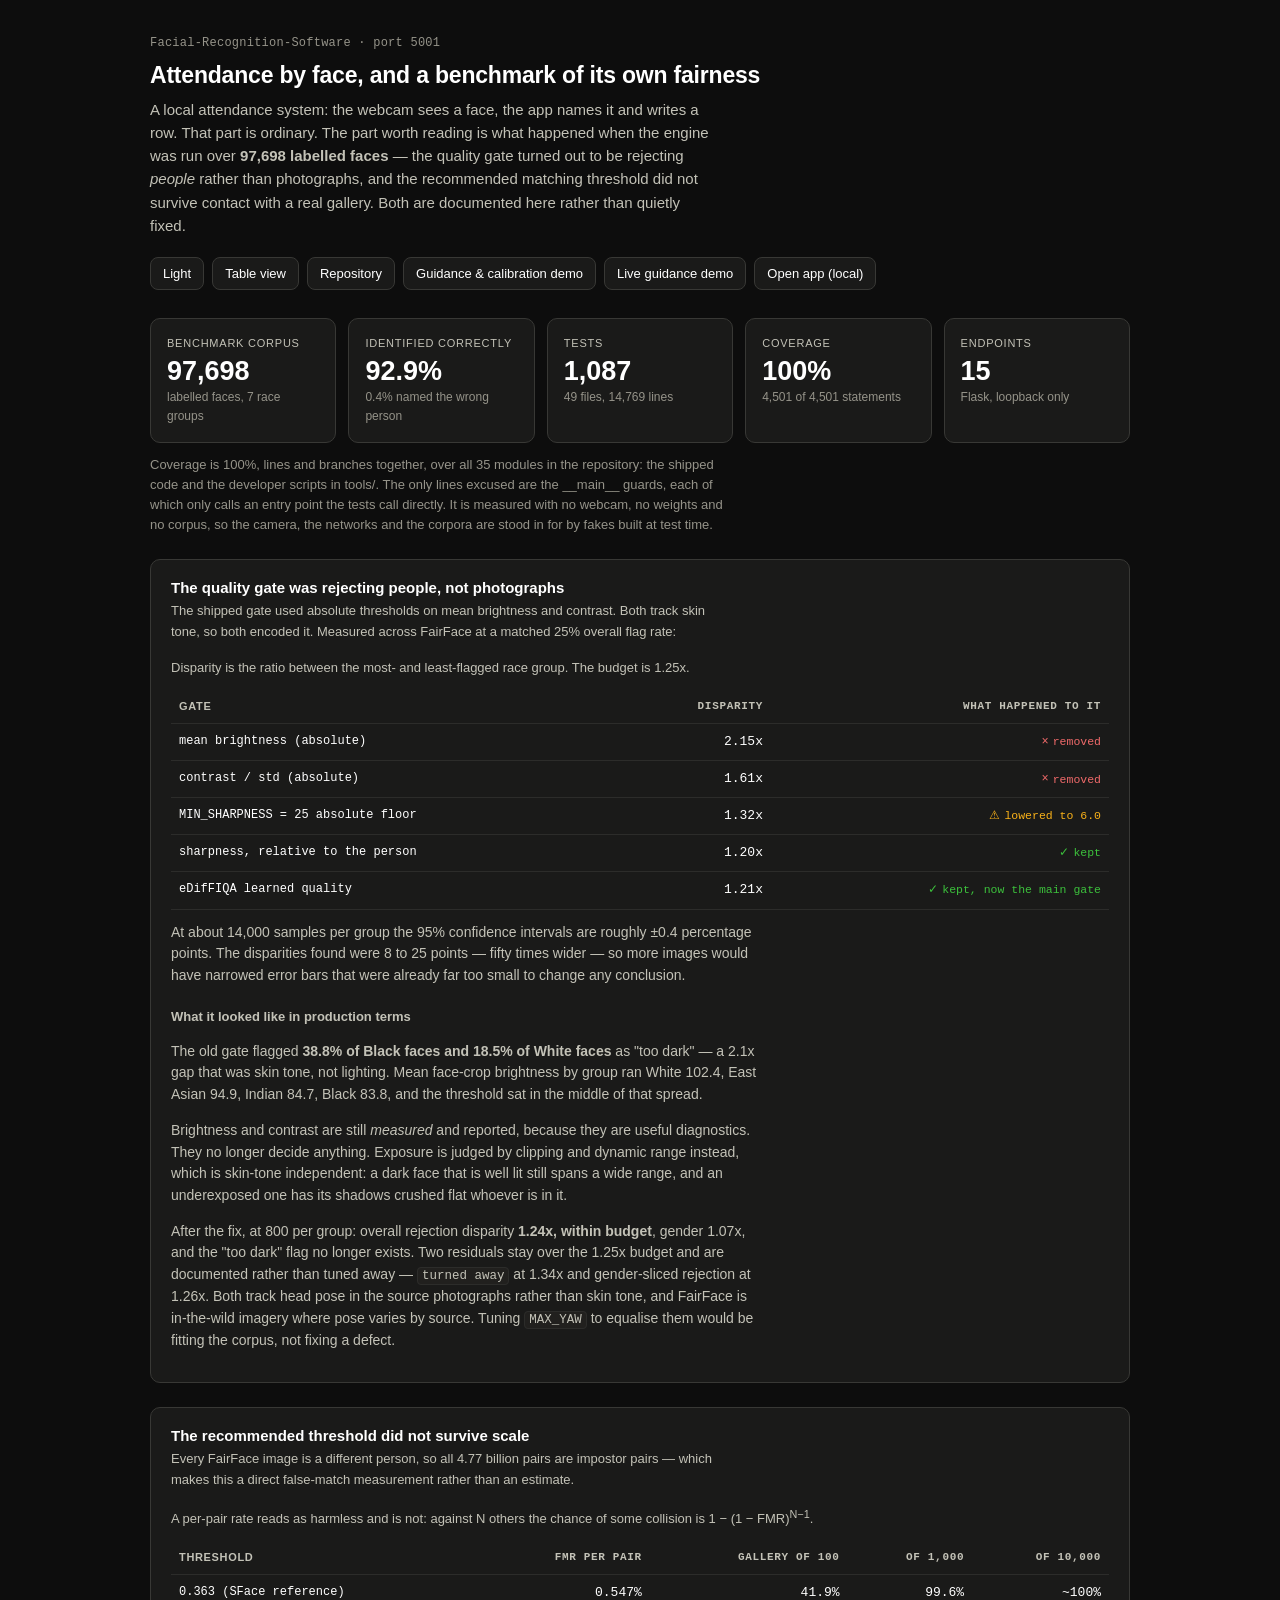
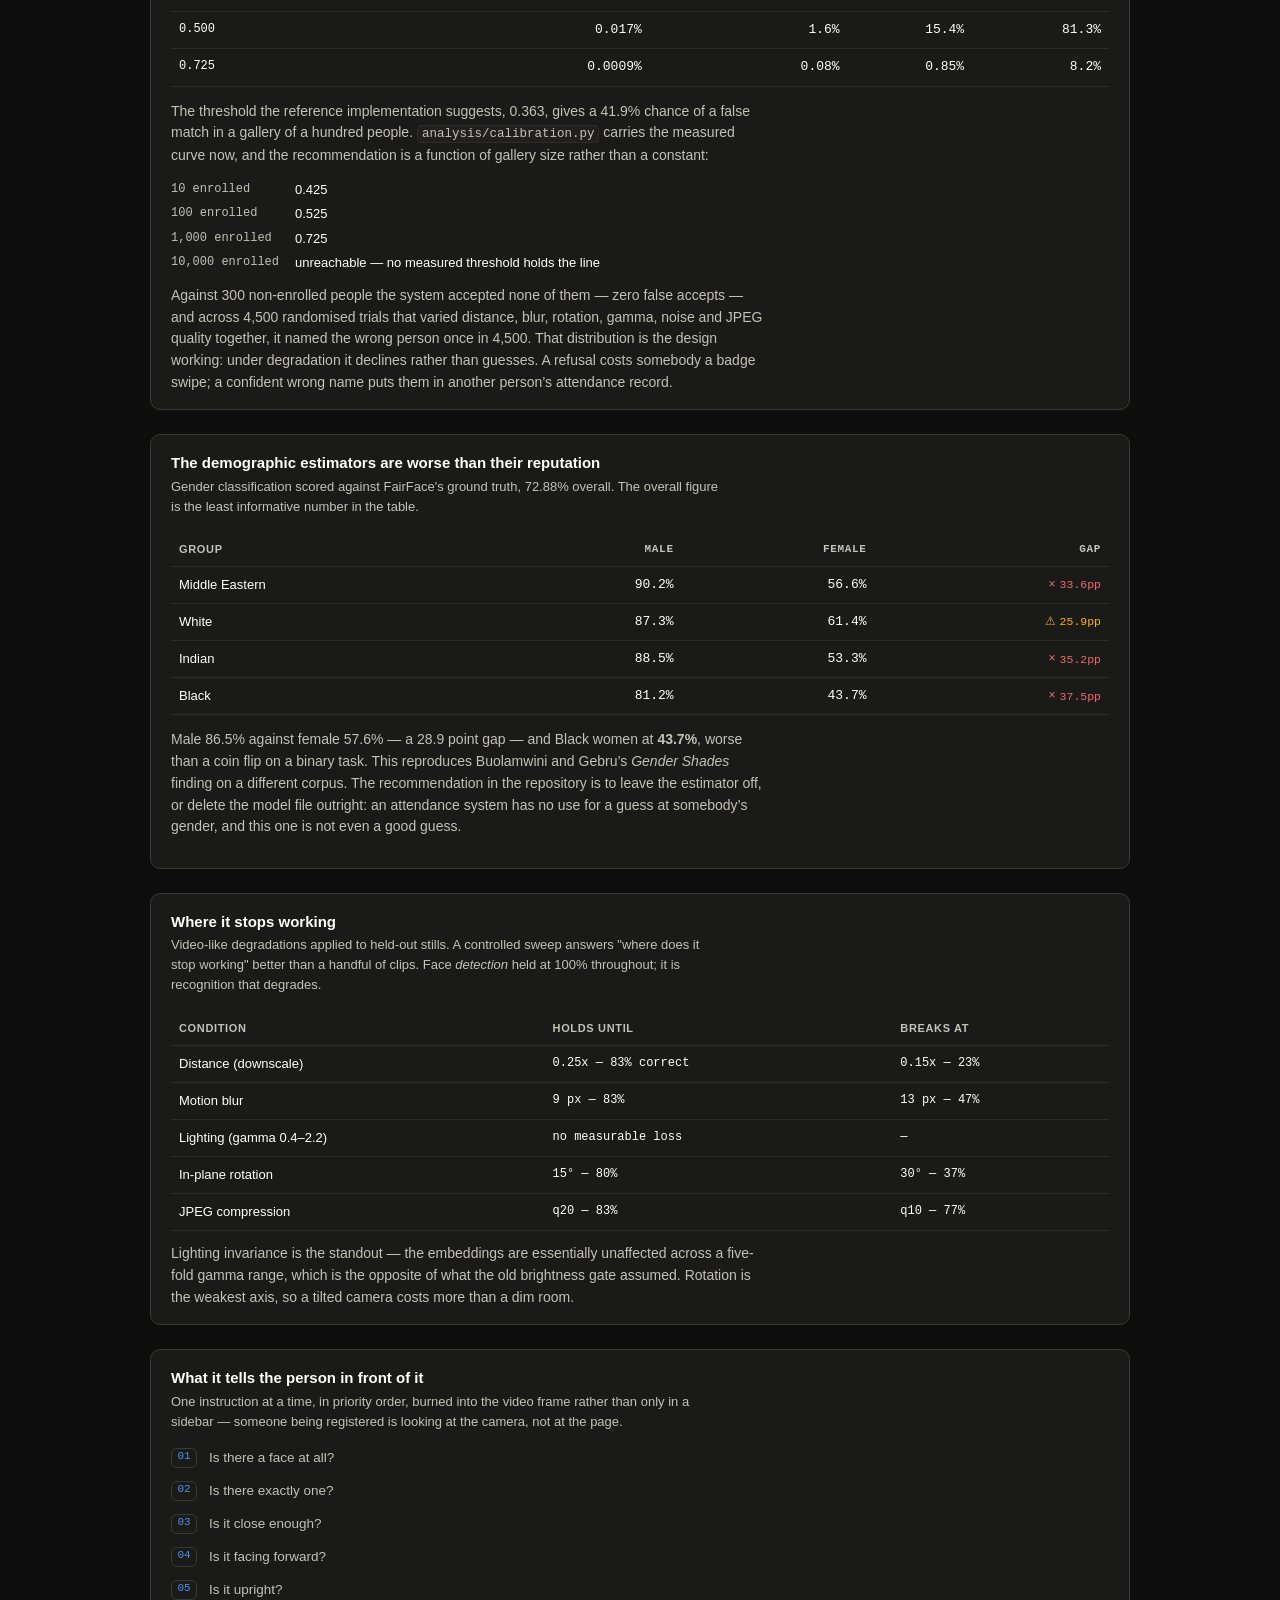
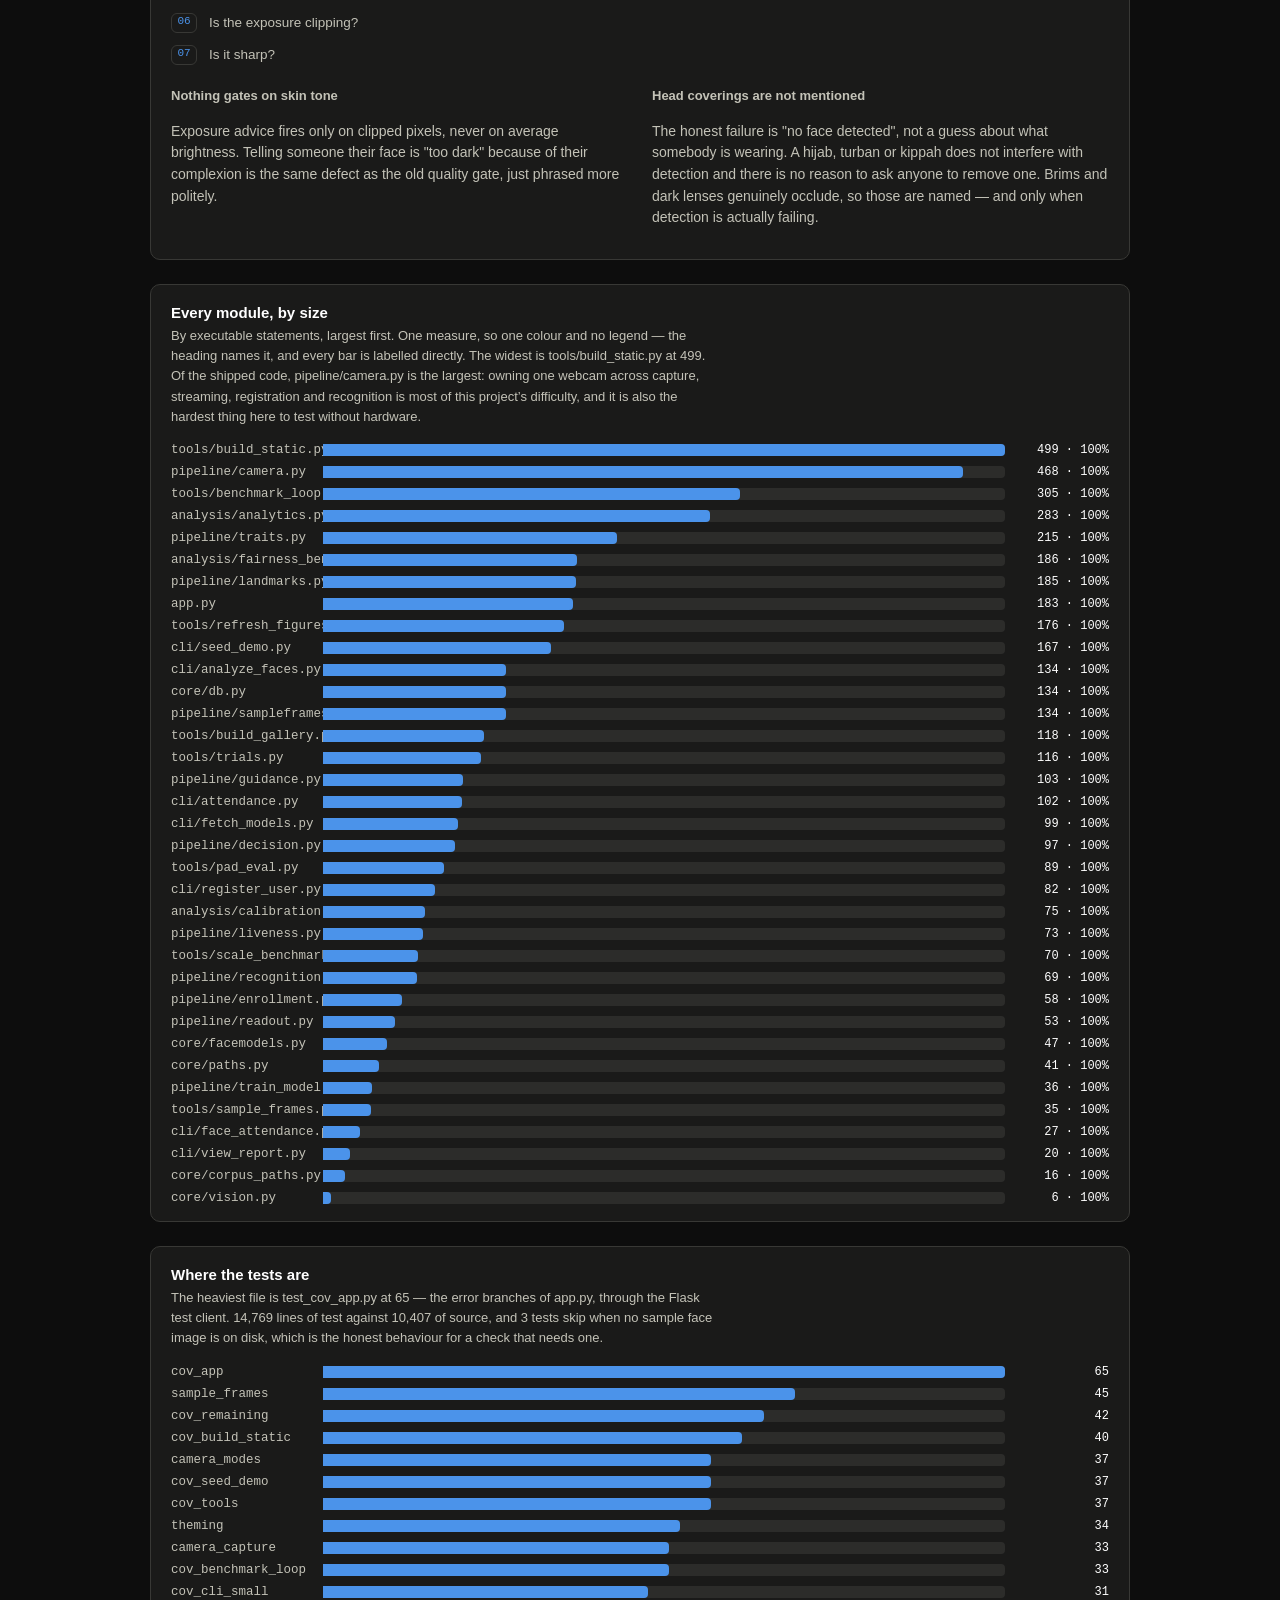
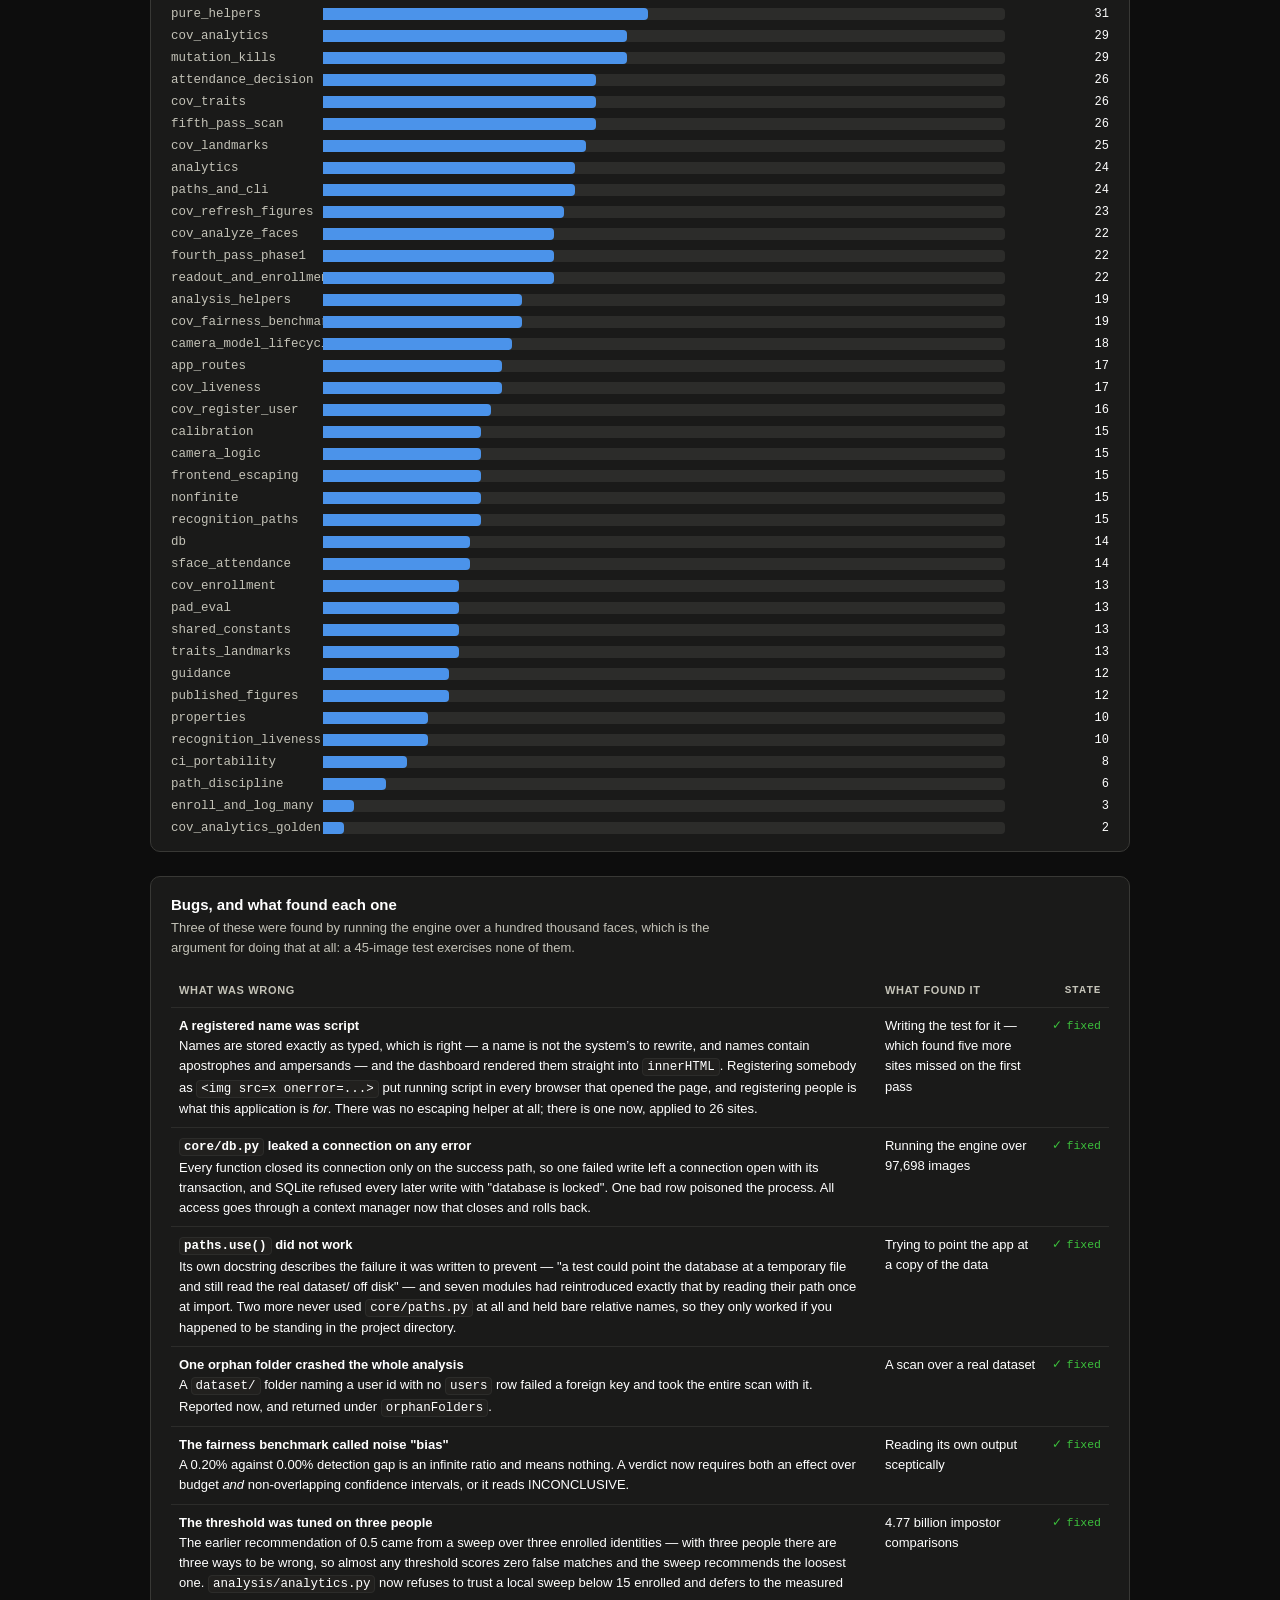
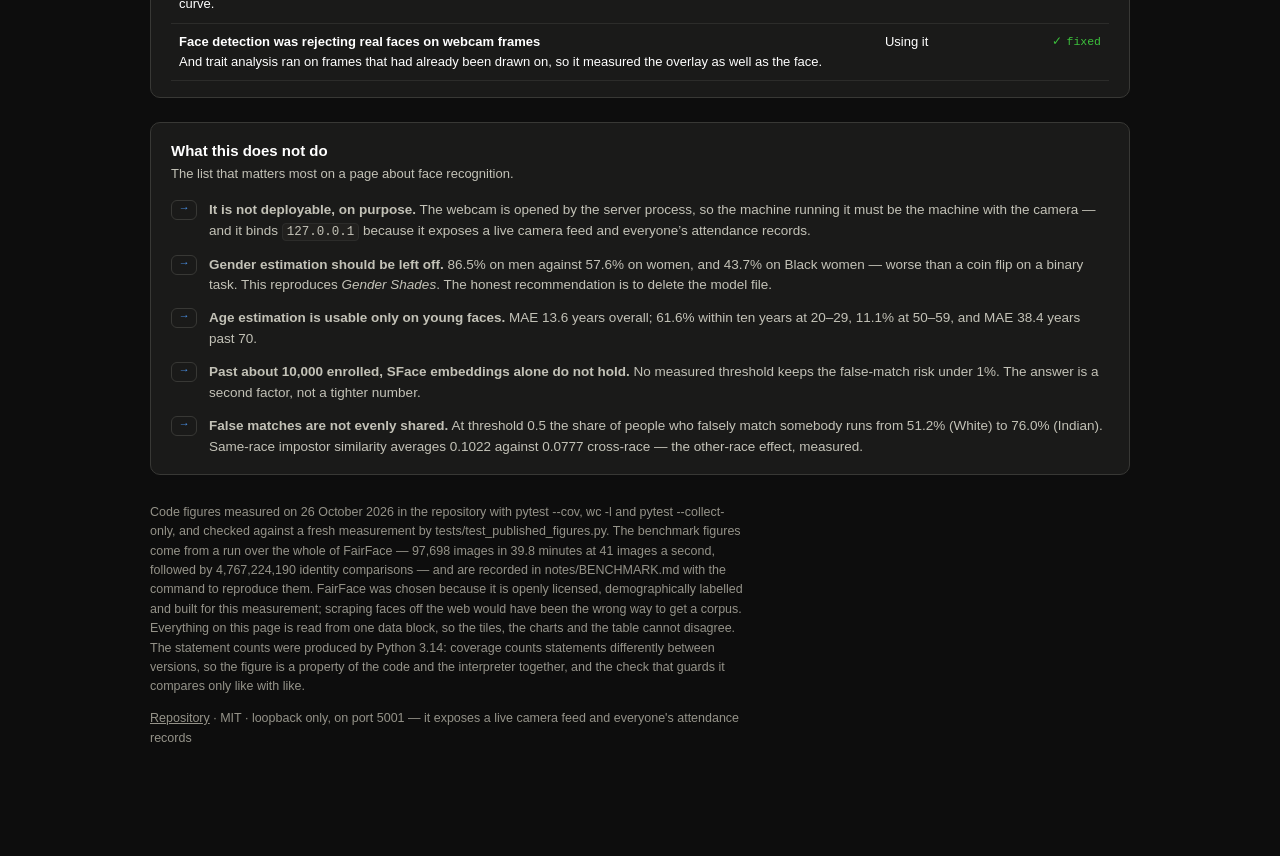
<file: docs/index.html>
<!DOCTYPE html>
<html lang="en" class="theme-dark">
<head>
<meta charset="utf-8">
<meta name="viewport" content="width=device-width, initial-scale=1">
<title>Face Recognition Attendance — overview</title>
<meta name="description" content="A local face-recognition attendance system, and a 97,698-face fairness benchmark of its own engine — including the quality gate that was rejecting people rather than photographs, and what was done about it.">
<meta property="og:title" content="Face Recognition Attendance System">
<!-- No count in here. A figure typed into a meta tag is one nothing on the
     page derives, so it is the first thing to go stale. -->
<meta property="og:description" content="Webcam attendance with OpenCV, benchmarked against FairFace: what held up, what did not, and the defects that only appear at scale.">
<meta property="og:type" content="website">
<!-- Restores a theme picked before, ahead of first paint. Not needed to theme
     the page: class="theme-dark" above already does that, with or without
     JavaScript. The key 'theme' is shared by every page on this site. -->
<script>
(function () {
  var saved = null;
  try { saved = localStorage.getItem('theme'); } catch (e) { /* storage blocked */ }
  if (/^[a-z]+$/.test(saved)) document.documentElement.classList.replace('theme-dark', 'theme-' + saved);
})();
</script>
<style>
/* ======================================================================
 * DESIGN TOKENS
 * 1. Colour tokens live in one block per theme, keyed on a class on <html>.
 *    class="theme-dark" is in the markup, so the page is themed with no
 *    JavaScript; nothing follows the operating system.
 * 2. Theme-independent tokens (spacing, type, shape) live on :root.
 * 3. Components read semantic tokens only, never a raw colour.
 * To add a theme: copy a theme block, rename it .theme-<name>, set every
 * token in it, and add <name> to THEMES in the script below. Nothing else
 * changes, and tests/test_theming.py checks the new block's pairings for
 * WCAG AA.
 *
 * The two theme blocks are the shared write-up template's, verbatim (every
 * text pair at least 4.5:1, every UI pair at least 3:1, in both themes).
 * --color-warning (amber) is a fill only, always beside a glyph and a word.
 * The one addition is --color-warning-text: this page's "lowered" flags
 * (glyph + word) are set in amber *text*, which #fab219 cannot carry on the
 * light surface (1.8:1), so the flag reads a darker amber in light.
 * ====================================================================== */
:root {
  --space-1: 4px; --space-2: 8px; --space-3: 12px; --space-4: 16px; --space-5: 20px;
  --space-6: 24px; --space-7: 28px; --space-9: 36px; --space-11: 44px;
  --font-sans: -apple-system, BlinkMacSystemFont, "Segoe UI", Helvetica, Arial, sans-serif;
  --font-mono: ui-monospace, SFMono-Regular, Menlo, monospace;
  --text-1: 11px; --text-2: 11.5px; --text-3: 12px; --text-4: 12.5px; --text-5: 13px;
  --text-6: 13.5px; --text-7: 14px; --text-8: 15px; --text-9: 23px; --text-10: 27px;
  --leading-tight: 1.12; --leading-body: 1.55; --leading-code: 1.7;
  --weight-regular: 400; --weight-medium: 500; --weight-semibold: 600;
  --tracking-display: -0.2px; --tracking-mono: .02em; --tracking-caps: .06em; --tracking-label: .07em;
  --radius-xs: 4px; --radius-sm: 6px; --radius-md: 8px; --radius-lg: 10px;
}

:where(:root), .theme-dark {
  color-scheme: dark;
  --color-bg: #0d0d0d; --color-surface: #1a1a19; --color-surface-subtle: #21201e;
  --color-border: #383835; --color-border-strong: #6e6c66;
  --color-text-primary: #ffffff; --color-text-muted: #c3c2b7; --color-text-subtle: #959389;
  --color-accent: #4b93ea; --color-accent-hover: #7ab0f0; --color-accent-subtle: #14263c; --color-text-on-accent: #0d0d0d;
  --color-danger: #f06a6a; --color-success: #3cc13c; --color-warning: #fab219;
  --color-grid: #2c2c2a; --color-track: #2c2c2a;
  --color-warning-text: #fab219;
}
.theme-light {
  color-scheme: light;
  --color-bg: #ece6d6; --color-surface: #fffdf7; --color-surface-subtle: #f6f1e4;
  --color-border: #ded5bf; --color-border-strong: #7a7466;
  --color-text-primary: #12161d; --color-text-muted: #3c4453; --color-text-subtle: #665632;
  --color-accent: #1f63b8; --color-accent-hover: #174f94; --color-accent-subtle: #dfe9f7; --color-text-on-accent: #ffffff;
  --color-danger: #b02e2e; --color-success: #0a6e0a; --color-warning: #fab219;
  --color-grid: #ece6d6; --color-track: #ece6d6;
  --color-warning-text: #855c00;
}

* { box-sizing: border-box; }
html, body { margin: 0; }
body {
  padding: var(--space-9) var(--space-6) var(--space-11);
  font: var(--text-8)/var(--leading-body) var(--font-sans);
  background: var(--color-bg); color: var(--color-text-primary);
  min-height: 100vh;
}
main { max-width: 980px; margin: 0 auto; }

.crumb {
  margin: 0 0 var(--space-2); font: var(--weight-regular) var(--text-3) var(--font-mono); color: var(--color-text-subtle);
  letter-spacing: var(--tracking-mono);
}
h1 { font-size: var(--text-9); margin: 0 0 var(--space-1); letter-spacing: var(--tracking-display); }
.lede { color: var(--color-text-muted); margin: 0; font-size: var(--text-8); max-width: 68ch; }
.head { display: flex; justify-content: space-between; align-items: flex-start; gap: var(--space-5); flex-wrap: wrap; }
.controls { display: flex; gap: var(--space-2); flex-wrap: wrap; }
button, .btn {
  font: var(--weight-regular) var(--text-5) var(--font-sans); cursor: pointer; text-decoration: none;
  display: inline-block;
  background: var(--color-surface); color: var(--color-text-primary);
  border: 1px solid var(--color-border); border-radius: var(--radius-md); padding: var(--space-2) var(--space-3);
}
button:hover, .btn:hover { border-color: var(--color-text-subtle); }
button:focus-visible, .btn:focus-visible { outline: 2px solid var(--color-accent); outline-offset: 2px; }
button[aria-pressed="true"] { border-color: var(--color-accent); color: var(--color-accent); }

/* ------------------------------------------------------------ stat tiles */
/* A bare stat tile is the one form that ships without a hover layer: there is
 * no plot to interrogate, just the figure and what it counts. */
.tiles { display: grid; grid-template-columns: repeat(auto-fit, minmax(156px, 1fr)); gap: var(--space-3); margin: var(--space-7) 0 var(--space-3); }
.tile { background: var(--color-surface); border: 1px solid var(--color-border); border-radius: var(--radius-lg); padding: var(--space-4) var(--space-4); }
.tile .k { display: block; color: var(--color-text-muted); font-size: var(--text-1); text-transform: uppercase; letter-spacing: var(--tracking-label); }
.tile .v { display: block; margin-top: var(--space-1); font: var(--weight-semibold) var(--text-10)/var(--leading-tight) var(--font-sans); font-variant-numeric: tabular-nums; }
.tile .n { display: block; margin-top: 2px; color: var(--color-text-subtle); font-size: var(--text-3); }

.note { color: var(--color-text-subtle); font-size: var(--text-5); max-width: 80ch; margin: var(--space-3) 0 0; }

/* ---------------------------------------------------------------- panels */
.panel { background: var(--color-surface); border: 1px solid var(--color-border); border-radius: var(--radius-lg); padding: var(--space-4) var(--space-5); margin-top: var(--space-6); }
.panel h2 { margin: 0 0 2px; font-size: var(--text-8); }
.panel h3 { margin: var(--space-5) 0 var(--space-2); font-size: var(--text-5); color: var(--color-text-muted); }
.panel .sub { margin: 0 0 var(--space-4); color: var(--color-text-muted); font-size: var(--text-5); max-width: 76ch; }
.panel p { font-size: var(--text-7); color: var(--color-text-muted); max-width: 76ch; }
.split { display: grid; grid-template-columns: repeat(auto-fit, minmax(330px, 1fr)); gap: var(--space-6); }

/* Thin marks on a recessive track, 4px rounding on the data end only so the
 * mark stays anchored flat to the baseline it grows from. */
.bars { display: grid; gap: var(--space-2); }
.bar { display: grid; grid-template-columns: 140px 1fr 92px; gap: var(--space-3); align-items: center; }
.bar .lab { font: var(--weight-regular) var(--text-4) var(--font-mono); color: var(--color-text-muted); }
.bar .rail { position: relative; height: 12px; background: var(--color-track); border-radius: var(--radius-xs); }
.bar .fill { position: absolute; inset: 0 auto 0 0; background: var(--color-accent); border-radius: 0 var(--radius-xs) var(--radius-xs) 0; }
.bar .val { text-align: right; font: var(--weight-medium) var(--text-3) var(--font-mono); font-variant-numeric: tabular-nums; color: var(--color-text-primary); }
.bar:hover .rail { outline: 2px solid var(--color-border); outline-offset: 2px; }

/* ----------------------------------------------------------------- table */
table { width: 100%; border-collapse: collapse; }
caption { text-align: left; color: var(--color-text-muted); font-size: var(--text-5); padding-bottom: var(--space-3); }
th, td { text-align: left; padding: var(--space-2) var(--space-2); border-bottom: 1px solid var(--color-grid); font-size: var(--text-5); vertical-align: top; }
th { color: var(--color-text-muted); font-size: var(--text-1); text-transform: uppercase; letter-spacing: var(--tracking-caps); }
td.num, th.num { text-align: right; font-family: var(--font-mono); font-variant-numeric: tabular-nums; }
td.mono { font-family: var(--font-mono); font-size: var(--text-3); }
tr.total td { border-bottom: none; font-weight: var(--weight-semibold); }
[hidden] { display: none !important; }
/* A phone: the gate table's four columns were pushing the page sideways at
 * 390px, so tighten the cell and panel padding there. */
@media (max-width: 480px) {
  th, td { padding: var(--space-2) var(--space-1); }
  .panel { padding: var(--space-4) var(--space-3); }
}

code { font-family: var(--font-mono); font-size: var(--text-4); background: var(--color-surface-subtle); border: 1px solid var(--color-grid); border-radius: var(--radius-xs); padding: 1px var(--space-1); }
pre {
  background: var(--color-surface-subtle); border: 1px solid var(--color-grid); border-radius: var(--radius-md);
  padding: var(--space-3) var(--space-4); overflow-x: auto;
  font: var(--text-4)/var(--leading-code) var(--font-mono); color: var(--color-text-primary); margin: var(--space-3) 0 0;
}

/* Numbered steps. */
.flow { list-style: none; margin: var(--space-3) 0 0; padding: 0; display: grid; gap: var(--space-3); }
.flow li { display: grid; grid-template-columns: 26px 1fr; gap: var(--space-3); font-size: var(--text-6); color: var(--color-text-muted); }
.step {
  font: var(--weight-medium) var(--text-1) var(--font-mono); color: var(--color-accent);
  border: 1px solid var(--color-border); border-radius: var(--radius-sm);
  text-align: center; padding: 1px 0; height: 20px;
}

/* Status. Never colour alone: each carries a glyph and a word, which is what
 * makes the sub-3:1 amber legal. */
.flag { display: inline-flex; align-items: center; gap: var(--space-1); font: var(--weight-medium) var(--text-2) var(--font-mono); white-space: nowrap; }
.flag .g { font-size: var(--text-3); }
.flag.good { color: var(--color-success); }
.flag.warn { color: var(--color-warning-text); }
.flag.crit { color: var(--color-danger); }

dl.kv { display: grid; grid-template-columns: auto 1fr; gap: var(--space-1) var(--space-4); margin: var(--space-3) 0 0; font-size: var(--text-5); }
dl.kv dt { color: var(--color-text-muted); font-family: var(--font-mono); font-size: var(--text-3); }
dl.kv dd { margin: 0; }

footer { margin-top: var(--space-7); color: var(--color-text-subtle); font-size: var(--text-4); max-width: 86ch; }
footer a { color: inherit; }
</style>
</head>

<body>
<main>

<div class="head">
  <div>
    <p class="crumb">Facial-Recognition-Software &middot; port 5001</p>
    <h1>Attendance by face, and a benchmark of its own fairness</h1>
    <p class="lede">
      A local attendance system: the webcam sees a face, the app names it and
      writes a row. That part is ordinary. The part worth reading is what
      happened when the engine was run over
      <strong>97,698 labelled faces</strong> — the quality gate turned out to
      be rejecting <em>people</em> rather than photographs, and the
      recommended matching threshold did not survive contact with a real
      gallery. Both are documented here rather than quietly fixed.
    </p>
  </div>
  <div class="controls">
    <button id="themeBtn" type="button" aria-label="Switch to light theme">Light</button>
    <button id="tableBtn" type="button" aria-pressed="false">Table view</button>
    <a class="btn" href="https://github.com/luke-zhang-cs-py/Facial-Recognition-Software">Repository</a>
    <a class="btn" href="app/"
       title="The guidance and calibration arithmetic, in the browser. No face recognition: that needs OpenCV, a camera and the trained model.">Guidance &amp; calibration demo</a>
    <a class="btn" href="camera/"
       title="The same guidance rules, driven by your own webcam through MediaPipe. Still no face recognition, and nothing is uploaded.">Live guidance demo</a>
    <a class="btn" id="localBtn" href="http://127.0.0.1:5001/"
       title="Only works on a machine that is running the app, with a webcam">Open app (local)</a>
  </div>
</div>

<section class="tiles" id="tiles" aria-label="Headline figures"></section>
<p class="note" id="tilesNote"></p>

<!-- ================================================== the fairness -->
<section class="panel">
  <h2>The quality gate was rejecting people, not photographs</h2>
  <p class="sub">
    The shipped gate used absolute thresholds on mean brightness and
    contrast. Both track skin tone, so both encoded it. Measured across
    FairFace at a matched 25% overall flag rate:
  </p>
  <table>
    <caption>Disparity is the ratio between the most- and least-flagged race
      group. The budget is 1.25x.</caption>
    <thead>
      <tr><th>Gate</th><th class="num">Disparity</th><th class="num">What happened to it</th></tr>
    </thead>
    <tbody id="gateBody"></tbody>
  </table>
  <p class="note" id="gateNote"></p>

  <h3>What it looked like in production terms</h3>
  <p>
    The old gate flagged <strong>38.8% of Black faces and 18.5% of White
    faces</strong> as "too dark" — a 2.1x gap that was skin tone, not
    lighting. Mean face-crop brightness by group ran White 102.4, East Asian
    94.9, Indian 84.7, Black 83.8, and the threshold sat in the middle of
    that spread.
  </p>
  <p>
    Brightness and contrast are still <em>measured</em> and reported, because
    they are useful diagnostics. They no longer decide anything. Exposure is
    judged by clipping and dynamic range instead, which is skin-tone
    independent: a dark face that is well lit still spans a wide range, and
    an underexposed one has its shadows crushed flat whoever is in it.
  </p>
  <p id="residualNote"></p>
</section>

<!-- ================================================= the threshold -->
<section class="panel">
  <h2>The recommended threshold did not survive scale</h2>
  <p class="sub">
    Every FairFace image is a different person, so all 4.77 billion pairs are
    impostor pairs — which makes this a direct false-match measurement rather
    than an estimate.
  </p>
  <table>
    <caption>A per-pair rate reads as harmless and is not: against N others
      the chance of some collision is 1 − (1 − FMR)<sup>N−1</sup>.</caption>
    <thead>
      <tr><th>Threshold</th><th class="num">FMR per pair</th>
          <th class="num">Gallery of 100</th><th class="num">of 1,000</th>
          <th class="num">of 10,000</th></tr>
    </thead>
    <tbody id="fmrBody"></tbody>
  </table>
  <p id="thresholdNote"></p>
  <dl class="kv" id="galleryKv"></dl>
  <p class="note" id="galleryNote"></p>
</section>

<!-- ============================================== the demographics -->
<section class="panel">
  <h2>The demographic estimators are worse than their reputation</h2>
  <p class="sub">
    Gender classification scored against FairFace's ground truth, 72.88%
    overall. The overall figure is the least informative number in the table.
  </p>
  <table>
    <thead>
      <tr><th>Group</th><th class="num">Male</th><th class="num">Female</th>
          <th class="num">Gap</th></tr>
    </thead>
    <tbody id="genderBody"></tbody>
  </table>
  <p id="genderNote"></p>
</section>

<!-- =============================================== the degradation -->
<section class="panel">
  <h2>Where it stops working</h2>
  <p class="sub">
    Video-like degradations applied to held-out stills. A controlled sweep
    answers "where does it stop working" better than a handful of clips.
    Face <em>detection</em> held at 100% throughout; it is recognition that
    degrades.
  </p>
  <table>
    <thead>
      <tr><th>Condition</th><th>Holds until</th><th>Breaks at</th></tr>
    </thead>
    <tbody id="rangeBody"></tbody>
  </table>
  <p class="note" id="rangeNote"></p>
</section>

<!-- =================================================== the guidance -->
<section class="panel">
  <h2>What it tells the person in front of it</h2>
  <p class="sub">
    One instruction at a time, in priority order, burned into the video frame
    rather than only in a sidebar — someone being registered is looking at
    the camera, not at the page.
  </p>
  <ul class="flow" id="guideList"></ul>
  <div class="split">
    <div>
      <h3>Nothing gates on skin tone</h3>
      <p>
        Exposure advice fires only on clipped pixels, never on average
        brightness. Telling someone their face is "too dark" because of their
        complexion is the same defect as the old quality gate, just phrased
        more politely.
      </p>
    </div>
    <div>
      <h3>Head coverings are not mentioned</h3>
      <p>
        The honest failure is "no face detected", not a guess about what
        somebody is wearing. A hijab, turban or kippah does not interfere
        with detection and there is no reason to ask anyone to remove one.
        Brims and dark lenses genuinely occlude, so those are named — and
        only when detection is actually failing.
      </p>
    </div>
  </div>
</section>

<!-- ==================================================== the source -->
<section class="panel" id="modulePanel">
  <h2>Every module, by size</h2>
  <p class="sub" id="moduleSub"></p>
  <div id="moduleBars" class="bars"></div>
</section>

<section class="panel" id="testPanel">
  <h2>Where the tests are</h2>
  <p class="sub" id="testSub"></p>
  <div id="testBars" class="bars"></div>
</section>

<section class="panel" id="tablePanel" hidden>
  <table>
    <caption>Every module with its size, statements, coverage and what it is
      for. The same data as the two charts above.</caption>
    <thead>
      <tr><th>Module</th><th class="num">Lines</th><th class="num">Stmts</th>
          <th class="num">Covered</th><th>What it does</th></tr>
    </thead>
    <tbody id="tableBody"></tbody>
  </table>
</section>

<!-- ======================================================= the bugs -->
<section class="panel">
  <h2>Bugs, and what found each one</h2>
  <p class="sub">
    Three of these were found by running the engine over a hundred thousand
    faces, which is the argument for doing that at all: a 45-image test
    exercises none of them.
  </p>
  <table>
    <thead>
      <tr><th>What was wrong</th><th>What found it</th><th class="num">State</th></tr>
    </thead>
    <tbody id="bugBody"></tbody>
  </table>
</section>

<!-- ======================================================= the caveats -->
<section class="panel">
  <h2>What this does not do</h2>
  <p class="sub">
    The list that matters most on a page about face recognition.
  </p>
  <ul class="flow" id="limitList"></ul>
</section>

<footer>
  <p id="footNote"></p>
  <p>
    <a href="https://github.com/luke-zhang-cs-py/Facial-Recognition-Software">Repository</a>
    &middot; MIT &middot; loopback only, on port 5001 — it exposes a live
    camera feed and everyone's attendance records
  </p>
</footer>

</main>

<script>
'use strict';

/* Every number on this page is read from here, so the tiles, the charts and
 * the table cannot drift apart.
 *
 * Measured on 26 October 2026 in the repository: `pytest -q --cov` for the
 * statements and what is uncovered, `wc -l` for length, and `pytest
 * --collect-only -q` for the test counts. The benchmark figures come from
 * notes/BENCHMARK.md, which records a run over the whole of FairFace. Not
 * estimated. tests/test_published_figures.py checks the module and test
 * figures against a fresh measurement; `python tools/refresh_figures.py`
 * rewrites them. */

var MODULES = [
  { name: 'tools/build_static.py',          lines: 1409, stmts: 499, missed:  0, does: 'generates the browser demo, and fails if its JS disagrees with the Python; tested against a stand-in browser, so neither Playwright nor Node is needed' },
  { name: 'pipeline/camera.py',             lines: 872, stmts: 468, missed:  0, does: 'the webcam manager: capture, annotate, stream, and the capture state machine' },
  { name: 'tools/benchmark_loop.py',        lines: 613, stmts: 305, missed:  0, does: 'the continuous benchmark runner; tested a round at a time on corpora built at test time' },
  { name: 'analysis/analytics.py',          lines: 778, stmts: 283, missed:  0, does: 'dataset-wide enrollment quality and threshold sweeps' },
  { name: 'pipeline/traits.py',             lines: 566, stmts: 215, missed:  0, does: 'per-face quality, pose, embedding and demographics' },
  { name: 'analysis/fairness_benchmark.py', lines: 337, stmts: 186, missed:  0, does: 'the stratified FairFace run; its statistics and main() are tested on a tiny labelled corpus' },
  { name: 'pipeline/landmarks.py',          lines: 403, stmts: 185, missed:  0, does: 'the face mesh, and the overlay drawn on the frame' },
  { name: 'app.py',                         lines: 386, stmts: 183, missed:  0, does: 'the Flask UI; fifteen endpoints, loopback only' },
  { name: 'tools/refresh_figures.py',       lines: 352, stmts: 176, missed:  0, does: 'measures and rewrites the figures on this page; tested against a miniature page' },
  { name: 'cli/seed_demo.py',               lines: 325, stmts: 167, missed:  0, does: 'enrolls faces from LFW for testing; the parquet read is tested on a tiny corpus built at test time' },
  { name: 'cli/analyze_faces.py',           lines: 238, stmts: 134, missed:  0, does: 'the console version of the analysis panel' },
  { name: 'core/db.py',                     lines: 420, stmts: 134, missed:  0, does: 'the schema and every query; one context manager for all access' },
  { name: 'pipeline/sampleframes.py',       lines: 271, stmts: 134, missed:  0, does: 'picks the usable frames out of a video, by the same quality gate' },
  { name: 'tools/build_gallery.py',         lines: 221, stmts: 118, missed:  0, does: 'builds a 10,590-identity gallery from CASIA-WebFace; tested with curl and the worker pool replaced' },
  { name: 'tools/trials.py',                lines: 179, stmts: 116, missed:  0, does: 'the 4,500-trial robustness sweep, over a tiny LFW shard with the recogniser scripted' },
  { name: 'pipeline/guidance.py',           lines: 290, stmts: 103, missed:  0, does: 'turns a live trait read into one instruction to act on' },
  { name: 'cli/attendance.py',              lines: 188, stmts: 102, missed:  0, does: 'the CLI attendance loop, deciding through pipeline/decision.py like the camera' },
  { name: 'cli/fetch_models.py',            lines: 187, stmts:  99, missed:  0, does: 'downloads the pretrained weights and checks each against its pinned SHA-256; tested with every download mocked' },
  { name: 'pipeline/decision.py',           lines: 236, stmts:  97, missed:  0, does: 'the attendance decision, once: SFace first, LBPH fallback, for the camera and the CLI' },
  { name: 'tools/pad_eval.py',              lines: 179, stmts:  89, missed:  0, does: 'APCER/BPCER from a CSV of presentation-attack outcomes, on synthetic rows' },
  { name: 'cli/register_user.py',           lines: 157, stmts:  82, missed:  0, does: 'the CLI capture loop; writing a gallery sample is now its own function' },
  { name: 'analysis/calibration.py',        lines: 291, stmts:  75, missed:  0, does: 'the measured false-match curve and the gallery-size maths' },
  { name: 'pipeline/liveness.py',           lines: 168, stmts:  73, missed:  0, does: 'is this a person or a photograph of one' },
  { name: 'tools/scale_benchmark.py',       lines: 138, stmts:  70, missed:  0, does: 'the gallery-size sweep, over a gallery of hand-placed embeddings' },
  { name: 'pipeline/recognition.py',        lines: 189, stmts:  69, missed:  0, does: 'identification by SFace embedding, against the gallery threshold; decides attendance' },
  { name: 'pipeline/enrollment.py',         lines: 174, stmts:  58, missed:  0, does: 'the post-capture report: pose coverage, and who this face sits closest to' },
  { name: 'pipeline/readout.py',            lines: 145, stmts:  53, missed:  0, does: 'the live sidebar payload, assembled from one frame' },
  { name: 'core/facemodels.py',             lines: 144, stmts:  47, missed:  0, does: 'lazy loader for the pretrained analysis models' },
  { name: 'core/paths.py',                  lines: 123, stmts:  41, missed:  0, does: 'where the data lives — one decision, resolved per call' },
  { name: 'pipeline/train_model.py',        lines:  69, stmts:  36, missed:  0, does: 'rebuilds the LBPH recogniser from dataset/' },
  { name: 'tools/sample_frames.py',         lines:  88, stmts:  35, missed:  0, does: 'fills the sample-frame directory from footage you own' },
  { name: 'cli/face_attendance.py',         lines:  73, stmts:  27, missed:  0, does: 'a thin entry point, asserted by test to hold no logic' },
  { name: 'cli/view_report.py',             lines:  48, stmts:  20, missed:  0, does: 'prints the users and the attendance rows' },
  { name: 'core/corpus_paths.py',           lines:  79, stmts:  16, missed:  0, does: 'one home for the benchmark corpus locations' },
  { name: 'core/vision.py',                 lines:  71, stmts:   6, missed:  0, does: 'the numbers the LBPH capture path shares — threshold, crop size, detector tuning' }
];

/* Left out of coverage on purpose: nothing. The developer scripts in
 * tools/ sat here, omitted as a folder, until each was given tests that
 * build its corpus, its browser or its page at test time; they are in the
 * table above now. The block stays, empty, so an omission added later has
 * somewhere visible to be named rather than going silent. */
var OMITTED = [];

var TESTS = [
  { file: 'test_cov_app.py',                n: 65, of: 'the error branches of app.py, through the Flask test client' },
  { file: 'test_sample_frames.py',          n: 45, of: 'choosing sample frames, over a real video file' },
  { file: 'test_cov_remaining.py',          n: 42, of: 'the last branches of calibration, guidance, readout and recognition, and the gallery refresh count' },
  { file: 'test_cov_build_static.py',       n: 40, of: 'the demo build against a stand-in browser: every refusal, --prove, and the published bundle byte for byte' },
  { file: 'test_camera_modes.py',           n: 37, of: 'registration and attendance, given a face rather than a camera' },
  { file: 'test_cov_seed_demo.py',          n: 37, of: 'the LFW demo seeder against a tiny corpus built at test time; nothing downloaded' },
  { file: 'test_cov_tools.py',              n: 37, of: 'the corpus scripts: sample frames, the gallery build, the scale and trial sweeps' },
  { file: 'test_theming.py',                n: 34, of: 'the theme tokens: every theme complete, every colour pairing WCAG AA, dark with no JavaScript, and the toggle in a real browser' },
  { file: 'test_camera_capture.py',         n: 33, of: 'the grab loop and its failure branches, against a synthetic camera' },
  { file: 'test_cov_benchmark_loop.py',     n: 33, of: 'the benchmark loop a round at a time, on corpora built at test time' },
  { file: 'test_cov_cli_small.py',          n: 31, of: 'the small entry points, with every download mocked and the network refused' },
  { file: 'test_pure_helpers.py',           n: 31, of: 'the functions with no camera, no model and no database' },
  { file: 'test_cov_analytics.py',          n: 29, of: 'the pure parts of analytics.py, and the sample cache and dataset walk around them' },
  { file: 'test_mutation_kills.py',         n: 29, of: 'the rules the first mutation run showed no test was checking: boundaries, interpolation, an untested branch, dropped arguments' },
  { file: 'test_attendance_decision.py',    n: 26, of: 'the accept/refuse decision, and writing a gallery sample' },
  { file: 'test_cov_traits.py',             n: 26, of: 'what traits.py does with a detection, every network mocked' },
  { file: 'test_fifth_pass_scan.py',        n: 26, of: 'the scan fixes: a linear one-mark-per-day migration, huge folder ids, benchmark failures, CSV quirks, weight verification' },
  { file: 'test_cov_landmarks.py',          n: 25, of: 'the 68-point measurements on hand-placed point sets, and the divide-by-a-distance cases' },
  { file: 'test_analytics.py',              n: 24, of: 'the sweeps, and refusing to trust a small one' },
  { file: 'test_paths_and_cli.py',          n: 24, of: 'that every module resolves its paths per call' },
  { file: 'test_cov_refresh_figures.py',    n: 23, of: 'the script that rewrites this page, against a miniature one' },
  { file: 'test_cov_analyze_faces.py',      n: 22, of: 'the console analysis report, section by section, over a dataset of grey squares' },
  { file: 'test_fourth_pass_phase1.py',     n: 22, of: 'one per-frame decision for both front ends, one mark per person per day, one rule for a folder id' },
  { file: 'test_readout_and_enrollment.py', n: 22, of: 'the two modules split out of the camera manager' },
  { file: 'test_analysis_helpers.py',       n: 19, of: 'the leave-one-out measurement, and the console report' },
  { file: 'test_cov_fairness_benchmark.py', n: 19, of: 'the fairness statistics and the benchmark run, on a tiny labelled corpus' },
  { file: 'test_camera_model_lifecycle.py', n: 18, of: 'training, loading and the enrollment report' },
  { file: 'test_app_routes.py',             n: 17, of: 'the HTTP surface' },
  { file: 'test_cov_liveness.py',           n: 17, of: 'the liveness crop, softmax and vote, with an injected network' },
  { file: 'test_cov_register_user.py',      n: 16, of: 'the CLI capture loop, driven by a fake camera' },
  { file: 'test_calibration.py',            n: 15, of: 'the measured false-match curve and the gallery maths' },
  { file: 'test_camera_logic.py',           n: 15, of: 'the pose gate and the overlay, as pure functions' },
  { file: 'test_frontend_escaping.py',      n: 15, of: 'that a registered name cannot become script' },
  { file: 'test_nonfinite.py',              n: 15, of: 'that no endpoint can emit NaN into JSON' },
  { file: 'test_recognition_paths.py',      n: 15, of: 'that every path into and out of LBPH agrees: orientation, detector, liveness' },
  { file: 'test_db.py',                     n: 14, of: 'the schema, and that a failed write closes its connection' },
  { file: 'test_sface_attendance.py',       n: 14, of: 'attendance decided by SFace, LBPH only as the fallback' },
  { file: 'test_cov_enrollment.py',         n: 13, of: 'the post-registration report end to end, over known numbers' },
  { file: 'test_pad_eval.py',               n: 13, of: 'APCER and BPCER from presentation-attack outcomes, on synthetic rows' },
  { file: 'test_shared_constants.py',       n: 13, of: 'that one number lives in one place' },
  { file: 'test_traits_landmarks.py',       n: 13, of: 'the trait read and the mesh' },
  { file: 'test_guidance.py',               n: 12, of: 'which instruction wins, and what is never said' },
  { file: 'test_published_figures.py',      n: 12, of: 'the numbers on this page, against a fresh measurement' },
  { file: 'test_properties.py',             n: 10, of: 'properties hypothesis tries to break: the threshold, the instruction, NaN-free JSON, the liveness vote' },
  { file: 'test_recognition_liveness.py',   n: 10, of: 'identification, and refusing a photograph' },
  { file: 'test_ci_portability.py',         n:  8, of: 'that the code runs on a machine that is not this one: no optional package, no local path' },
  { file: 'test_path_discipline.py',        n:  6, of: 'structurally: no module may read a path at import' },
  { file: 'test_enroll_and_log_many.py',    n:  3, of: 'more faces enrolled, recognised and logged once each' },
  { file: 'test_cov_analytics_golden.py',   n:  2, of: 'that splitting summarize_user and lbph_analysis changed nothing, against output captured before the split' }
];

var TEST_LINES = 14769;

/* Which interpreter produced the statement counts above. It matters: coverage
 * counts a `with` block or a multi-line call differently between versions, so
 * the same unchanged file measures a different number of statements under a
 * different Python. The guard compares only when the running one is this one,
 * and skips with a reason otherwise -- which is why this line exists rather
 * than the check simply failing on a CI runner. */
var MEASURED_WITH = 'Python 3.14';
var ROUTE_COUNT = 15;
var SKIPPED = 3;

/* From notes/BENCHMARK.md — a run over the whole of FairFace. */
var BENCH = {
  images: 97698,
  groups: 7,
  minutes: 39.8,
  rate: 41,
  comparisons: 4767224190,
  detection: 99.95,
  detectionMisses: 53,
  budget: 1.25
};

var IDENTIFY = {
  correct: 92.9, rejected: 6.7, misidentified: 0.4, enrolled: 40,
  probes: 240, impostors: 300, impostorAccepts: 0,
  matchMean: 0.677, impostorMean: 0.231,
  trials: 4500, trialCorrect: 82.2, trialWrong: 0.0
};

var GATES = [
  ['mean brightness (absolute)', '2.15x', 'removed', 'crit'],
  ['contrast / std (absolute)', '1.61x', 'removed', 'crit'],
  ['MIN_SHARPNESS = 25 absolute floor', '1.32x', 'lowered to 6.0', 'warn'],
  ['sharpness, relative to the person', '1.20x', 'kept', 'good'],
  ['eDifFIQA learned quality', '1.21x', 'kept, now the main gate', 'good']
];

var FMR = [
  ['0.363 (SFace reference)', '0.547%', '41.9%', '99.6%', '~100%'],
  ['0.500', '0.017%', '1.6%', '15.4%', '81.3%'],
  ['0.725', '0.0009%', '0.08%', '0.85%', '8.2%']
];

var GALLERY = [
  ['10 enrolled', '0.425'],
  ['100 enrolled', '0.525'],
  ['1,000 enrolled', '0.725'],
  ['10,000 enrolled', 'unreachable — no measured threshold holds the line']
];

var GENDER = [
  ['Middle Eastern', 90.2, 56.6],
  ['White', 87.3, 61.4],
  ['Indian', 88.5, 53.3],
  ['Black', 81.2, 43.7]
];

var RANGE = [
  ['Distance (downscale)', '0.25x — 83% correct', '0.15x — 23%'],
  ['Motion blur', '9 px — 83%', '13 px — 47%'],
  ['Lighting (gamma 0.4–2.2)', 'no measurable loss', '—'],
  ['In-plane rotation', '15° — 80%', '30° — 37%'],
  ['JPEG compression', 'q20 — 83%', 'q10 — 77%']
];

var GUIDE = [
  'Is there a face at all?',
  'Is there exactly one?',
  'Is it close enough?',
  'Is it facing forward?',
  'Is it upright?',
  'Is the exposure clipping?',
  'Is it sharp?'
];

/* Authored prose with intentional markup, kept out of esc() deliberately --
 * see drawBugs, which says so. Nothing here comes from a user. */
var BUGS = [
  ['A registered name was script',
   'Names are stored exactly as typed, which is right — a name is not the system’s to rewrite, and names contain apostrophes and ampersands — and the dashboard rendered them straight into <code>innerHTML</code>. Registering somebody as <code>&lt;img src=x onerror=...&gt;</code> put running script in every browser that opened the page, and registering people is what this application is <em>for</em>. There was no escaping helper at all; there is one now, applied to 26 sites.',
   'Writing the test for it — which found five more sites missed on the first pass', 'fixed'],
  ['<code>core/db.py</code> leaked a connection on any error',
   'Every function closed its connection only on the success path, so one failed write left a connection open with its transaction, and SQLite refused every later write with "database is locked". One bad row poisoned the process. All access goes through a context manager now that closes and rolls back.',
   'Running the engine over 97,698 images', 'fixed'],
  ['<code>paths.use()</code> did not work',
   'Its own docstring describes the failure it was written to prevent — "a test could point the database at a temporary file and still read the real dataset/ off disk" — and seven modules had reintroduced exactly that by reading their path once at import. Two more never used <code>core/paths.py</code> at all and held bare relative names, so they only worked if you happened to be standing in the project directory.',
   'Trying to point the app at a copy of the data', 'fixed'],
  ['One orphan folder crashed the whole analysis',
   'A <code>dataset/</code> folder naming a user id with no <code>users</code> row failed a foreign key and took the entire scan with it. Reported now, and returned under <code>orphanFolders</code>.',
   'A scan over a real dataset', 'fixed'],
  ['The fairness benchmark called noise "bias"',
   'A 0.20% against 0.00% detection gap is an infinite ratio and means nothing. A verdict now requires both an effect over budget <em>and</em> non-overlapping confidence intervals, or it reads INCONCLUSIVE.',
   'Reading its own output sceptically', 'fixed'],
  ['The threshold was tuned on three people',
   'The earlier recommendation of 0.5 came from a sweep over three enrolled identities — with three people there are three ways to be wrong, so almost any threshold scores zero false matches and the sweep recommends the loosest one. <code>analysis/analytics.py</code> now refuses to trust a local sweep below 15 enrolled and defers to the measured curve.',
   '4.77 billion impostor comparisons', 'fixed'],
  ['Face detection was rejecting real faces on webcam frames',
   'And trait analysis ran on frames that had already been drawn on, so it measured the overlay as well as the face.',
   'Using it', 'fixed']
];

var LIMITS = [
  '<strong>It is not deployable, on purpose.</strong> The webcam is opened by the server process, so the machine running it must be the machine with the camera — and it binds <code>127.0.0.1</code> because it exposes a live camera feed and everyone’s attendance records.',
  '<strong>Gender estimation should be left off.</strong> 86.5% on men against 57.6% on women, and 43.7% on Black women — worse than a coin flip on a binary task. This reproduces <em>Gender Shades</em>. The honest recommendation is to delete the model file.',
  '<strong>Age estimation is usable only on young faces.</strong> MAE 13.6 years overall; 61.6% within ten years at 20–29, 11.1% at 50–59, and MAE 38.4 years past 70.',
  '<strong>Past about 10,000 enrolled, SFace embeddings alone do not hold.</strong> No measured threshold keeps the false-match risk under 1%. The answer is a second factor, not a tighter number.',
  '<strong>False matches are not evenly shared.</strong> At threshold 0.5 the share of people who falsely match somebody runs from 51.2% (White) to 76.0% (Indian). Same-race impostor similarity averages 0.1022 against 0.0777 cross-race — the other-race effect, measured.'
];

/* ------------------------------------------------------------- helpers */

function esc(s) {
  return String(s).replace(/[&<>"]/g, function (c) {
    return { '&': '&amp;', '<': '&lt;', '>': '&gt;', '"': '&quot;' }[c];
  });
}
function el(id) { return document.getElementById(id); }
function covered(m) { return m.stmts - m.missed; }
function coverage(m) { return Math.round(100 * covered(m) / m.stmts); }
function sum(list, field) {
  return list.reduce(function (n, item) { return n + field(item); }, 0);
}

var STMTS = sum(MODULES, function (m) { return m.stmts; });
var COVERED = sum(MODULES, covered);
var LINES = sum(MODULES, function (m) { return m.lines; });
var TEST_COUNT = sum(TESTS, function (t) { return t.n; });

/* ---------------------------------------------------------------- tiles */

function drawTiles() {
  var tiles = [
    ['Benchmark corpus', BENCH.images.toLocaleString(),
     'labelled faces, ' + BENCH.groups + ' race groups'],
    ['Identified correctly', IDENTIFY.correct + '%',
     IDENTIFY.misidentified + '% named the wrong person'],
    ['Tests', TEST_COUNT.toLocaleString(),
     TESTS.length + ' files, ' + TEST_LINES.toLocaleString() + ' lines'],
    ['Coverage', Math.round(100 * COVERED / STMTS) + '%',
     COVERED.toLocaleString() + ' of ' + STMTS.toLocaleString() + ' statements'],
    ['Endpoints', ROUTE_COUNT, 'Flask, loopback only']
  ];
  el('tiles').innerHTML = tiles.map(function (t) {
    return '<div class="tile"><span class="k">' + esc(t[0]) +
      '</span><strong class="v">' + esc(t[1]) + '</strong>' +
      '<span class="n">' + esc(t[2]) + '</span></div>';
  }).join('');

  /* Derived, not typed: the module count and the percentage come from the
   * table, so the sentence cannot disagree with it. */
  el('tilesNote').textContent =
    'Coverage is ' + Math.round(100 * COVERED / STMTS) + '%, lines and ' +
    'branches together, over all ' + MODULES.length + ' modules in the ' +
    'repository: the shipped code and the developer scripts in tools/. The ' +
    'only lines excused are the __main__ guards, each of which only calls ' +
    'an entry point the tests call directly. It is measured with no webcam, no ' +
    'weights and no corpus, so the camera, the networks and the corpora are ' +
    'stood in for by fakes built at test time.';
}

/* --------------------------------------------------------------- charts */

function drawBars(id, rows, label, value, size, peak) {
  el(id).innerHTML = rows.map(function (row) {
    var width = (size(row) / peak * 100).toFixed(1);
    return '<div class="bar" title="' + esc(label(row) + ' — ' + value(row)) +
      '"><span class="lab">' + esc(label(row)) + '</span>' +
      '<span class="rail"><span class="fill" style="width:' + width +
      '%"></span></span>' +
      '<span class="val">' + esc(value(row)) + '</span></div>';
  }).join('');
}

function byStatements() {
  return MODULES.slice().sort(function (a, b) { return b.stmts - a.stmts; });
}

function drawModules() {
  var rows = byStatements();
  var peak = rows[0].stmts;
  el('moduleSub').textContent =
    'By executable statements, largest first. One measure, so one colour and ' +
    'no legend — the heading names it, and every bar is labelled directly. ' +
    'The widest is ' + rows[0].name + ' at ' + rows[0].stmts + '. Of the ' +
    'shipped code, pipeline/camera.py is the largest: owning one webcam ' +
    'across capture, streaming, registration and recognition is most of ' +
    'this project’s difficulty, and it is also the hardest thing here to ' +
    'test without hardware.';
  drawBars('moduleBars', rows,
           function (m) { return m.name; },
           function (m) { return m.stmts + ' · ' + coverage(m) + '%'; },
           function (m) { return m.stmts; }, peak);
}

function drawTests() {
  var peak = Math.max.apply(null, TESTS.map(function (t) { return t.n; }));
  var most = TESTS.reduce(function (a, b) { return b.n > a.n ? b : a; });
  el('testSub').textContent =
    'The heaviest file is ' + most.file + ' at ' + most.n + ' — ' + most.of +
    '. ' + TEST_LINES.toLocaleString() + ' lines of test against ' +
    LINES.toLocaleString() + ' of source, and ' + SKIPPED + ' tests skip ' +
    'when no sample face image is on disk, which is the honest behaviour ' +
    'for a check that needs one.';
  drawBars('testBars', TESTS,
           function (t) { return t.file.replace('test_', '').replace('.py', ''); },
           function (t) { return String(t.n); },
           function (t) { return t.n; }, peak);
}

/* --------------------------------------------------------------- tables */

function drawTable() {
  var rows = byStatements().map(function (m) {
    return '<tr><td class="mono">' + esc(m.name) + '</td>' +
      '<td class="num">' + m.lines + '</td>' +
      '<td class="num">' + m.stmts + '</td>' +
      '<td class="num">' + coverage(m) + '%</td>' +
      '<td>' + esc(m.does) + '</td></tr>';
  }).join('');
  var omitted = OMITTED.map(function (o) {
    return '<tr><td class="mono">' + esc(o.name) + '</td>' +
      '<td class="num">' + o.lines + '</td>' +
      '<td class="num">&mdash;</td><td class="num">omitted</td>' +
      '<td>' + esc(o.why) + '</td></tr>';
  }).join('');
  el('tableBody').innerHTML = rows + omitted +
    '<tr class="total"><td>Total' + (OMITTED.length ? ', excluding the ' +
      'omitted modules' : '') + '</td>' +
    '<td class="num">' + LINES.toLocaleString() + '</td>' +
    '<td class="num">' + STMTS.toLocaleString() + '</td>' +
    '<td class="num">' + Math.round(100 * COVERED / STMTS) + '%</td>' +
    '<td>&mdash;</td></tr>';
}

function drawGates() {
  var flags = { good: ['good', '✓', 'kept'], warn: ['warn', '⚠', 'lowered'],
                crit: ['crit', '×', 'removed'] };
  el('gateBody').innerHTML = GATES.map(function (g) {
    var f = flags[g[3]];
    return '<tr><td class="mono">' + esc(g[0]) + '</td>' +
      '<td class="num">' + esc(g[1]) + '</td>' +
      '<td class="num"><span class="flag ' + f[0] + '"><span class="g">' +
      f[1] + '</span>' + esc(g[2]) + '</span></td></tr>';
  }).join('');

  el('gateNote').textContent =
    'At about 14,000 samples per group the 95% confidence intervals are ' +
    'roughly ±0.4 percentage points. The disparities found were 8 to 25 ' +
    'points — fifty times wider — so more images would have narrowed error ' +
    'bars that were already far too small to change any conclusion.';

  el('residualNote').innerHTML =
    'After the fix, at 800 per group: overall rejection disparity <b>1.24x, ' +
    'within budget</b>, gender 1.07x, and the "too dark" flag no longer ' +
    'exists. Two residuals stay over the 1.25x budget and are documented ' +
    'rather than tuned away — <code>turned away</code> at 1.34x and ' +
    'gender-sliced rejection at 1.26x. Both track head pose in the source ' +
    'photographs rather than skin tone, and FairFace is in-the-wild imagery ' +
    'where pose varies by source. Tuning <code>MAX_YAW</code> to equalise ' +
    'them would be fitting the corpus, not fixing a defect.';
}

function drawFmr() {
  el('fmrBody').innerHTML = FMR.map(function (row) {
    return '<tr><td class="mono">' + esc(row[0]) + '</td>' +
      '<td class="num">' + esc(row[1]) + '</td>' +
      '<td class="num">' + esc(row[2]) + '</td>' +
      '<td class="num">' + esc(row[3]) + '</td>' +
      '<td class="num">' + esc(row[4]) + '</td></tr>';
  }).join('');

  el('thresholdNote').innerHTML =
    'The threshold the reference implementation suggests, 0.363, gives a ' +
    '41.9% chance of a false match in a gallery of a hundred people. ' +
    '<code>analysis/calibration.py</code> carries the measured curve now, and the ' +
    'recommendation is a function of gallery size rather than a constant:';

  el('galleryKv').innerHTML = GALLERY.map(function (pair) {
    return '<dt>' + esc(pair[0]) + '</dt><dd>' + esc(pair[1]) + '</dd>';
  }).join('');

  el('galleryNote').textContent =
    'Against 300 non-enrolled people the system accepted none of them — ' +
    'zero false accepts — and across 4,500 randomised trials that varied ' +
    'distance, blur, rotation, gamma, noise and JPEG quality together, it ' +
    'named the wrong person once in 4,500. That distribution is the design ' +
    'working: under degradation it declines rather than guesses. A refusal ' +
    'costs somebody a badge swipe; a confident wrong name puts them in ' +
    'another person’s attendance record.';
}

function drawGender() {
  el('genderBody').innerHTML = GENDER.map(function (g) {
    var gap = (g[1] - g[2]).toFixed(1);
    return '<tr><td>' + esc(g[0]) + '</td>' +
      '<td class="num">' + g[1].toFixed(1) + '%</td>' +
      '<td class="num">' + g[2].toFixed(1) + '%</td>' +
      '<td class="num"><span class="flag ' +
      (g[1] - g[2] > 30 ? 'crit' : 'warn') + '"><span class="g">' +
      (g[1] - g[2] > 30 ? '×' : '⚠') + '</span>' + gap + 'pp</span></td></tr>';
  }).join('');

  el('genderNote').innerHTML =
    'Male 86.5% against female 57.6% — a 28.9 point gap — and Black women at ' +
    '<b>43.7%</b>, worse than a coin flip on a binary task. This reproduces ' +
    'Buolamwini and Gebru’s <em>Gender Shades</em> finding on a different ' +
    'corpus. The recommendation in the repository is to leave the estimator ' +
    'off, or delete the model file outright: an attendance system has no ' +
    'use for a guess at somebody’s gender, and this one is not even a good ' +
    'guess.';
}

function drawRange() {
  el('rangeBody').innerHTML = RANGE.map(function (r) {
    return '<tr><td>' + esc(r[0]) + '</td><td class="mono">' + esc(r[1]) +
      '</td><td class="mono">' + esc(r[2]) + '</td></tr>';
  }).join('');
  el('rangeNote').textContent =
    'Lighting invariance is the standout — the embeddings are essentially ' +
    'unaffected across a five-fold gamma range, which is the opposite of ' +
    'what the old brightness gate assumed. Rotation is the weakest axis, so ' +
    'a tilted camera costs more than a dim room.';
}

function drawGuide() {
  el('guideList').innerHTML = GUIDE.map(function (text, index) {
    var n = index + 1;
    return '<li><span class="step">' + (n < 10 ? '0' + n : n) +
      '</span><span>' + esc(text) + '</span></li>';
  }).join('');
}

function drawBugs() {
  el('bugBody').innerHTML = BUGS.map(function (b) {
    return '<tr><td><b>' + b[0] + '</b><br>' + b[1] + '</td>' +
      '<td>' + b[2] + '</td>' +
      '<td class="num"><span class="flag good"><span class="g">✓</span>' +
      esc(b[3]) + '</span></td></tr>';
  }).join('');
}

function drawLimits() {
  el('limitList').innerHTML = LIMITS.map(function (text) {
    return '<li><span class="step">&rarr;</span><span>' + text +
      '</span></li>';
  }).join('');
}

/* -------------------------------------------------------------- controls */

/* THEMES in order; each name needs a matching .theme-<name> block above, and
 * the first is the one written into the markup. An unknown saved theme falls
 * back to the first. */
var THEMES = ['dark', 'light'];
(function () {
  var root = document.documentElement, button = el('themeBtn');
  function current() {
    return THEMES.filter(function (t) { return root.classList.contains('theme-' + t); })[0] || THEMES[0];
  }
  function next(name) { return THEMES[(THEMES.indexOf(name) + 1) % THEMES.length]; }
  function apply(name) {
    root.className = (root.className.replace(/(^|\s)theme-\S+/g, ' ').trim() + ' theme-' + name).trim();
    var to = next(name);
    button.setAttribute('aria-label', 'Switch to ' + to + ' theme');
    button.textContent = to.charAt(0).toUpperCase() + to.slice(1);
  }
  apply(current());   // also drops a saved theme that no longer exists
  button.addEventListener('click', function () {
    var to = next(current());
    try { localStorage.setItem('theme', to); } catch (e) { /* not remembered */ }
    apply(to);
  });
})();

el('tableBtn').addEventListener('click', function () {
  var showTable = el('tablePanel').hidden;
  el('tablePanel').hidden = !showTable;
  el('modulePanel').hidden = showTable;
  el('testPanel').hidden = showTable;
  this.setAttribute('aria-pressed', String(showTable));
  this.textContent = showTable ? 'Chart view' : 'Table view';
});

el('footNote').textContent =
  'Code figures measured on 26 October 2026 in the repository with pytest ' +
  '--cov, wc -l and pytest --collect-only, and checked against a fresh ' +
  'measurement by tests/test_published_figures.py. The benchmark figures ' +
  'come from a run over the whole of FairFace — ' +
  BENCH.images.toLocaleString() + ' images in ' + BENCH.minutes + ' minutes ' +
  'at ' + BENCH.rate + ' images a second, followed by ' +
  BENCH.comparisons.toLocaleString() + ' identity comparisons — and are ' +
  'recorded in notes/BENCHMARK.md with the command to reproduce them. FairFace ' +
  'was chosen because it is openly licensed, demographically labelled and ' +
  'built for this measurement; scraping faces off the web would have been ' +
  'the wrong way to get a corpus. Everything on this page is read from one ' +
  'data block, so the tiles, the charts and the table cannot disagree.';

el('footNote').textContent += ' The statement counts were produced by ' +
  MEASURED_WITH + ': coverage counts statements differently between ' +
  'versions, so the figure is a property of the code and the interpreter ' +
  'together, and the check that guards it compares only like with like.';

drawTiles();
drawModules();
drawTests();
drawTable();
drawGates();
drawFmr();
drawGender();
drawRange();
drawGuide();
drawBugs();
drawLimits();
</script>
</body>
</html>
</file>
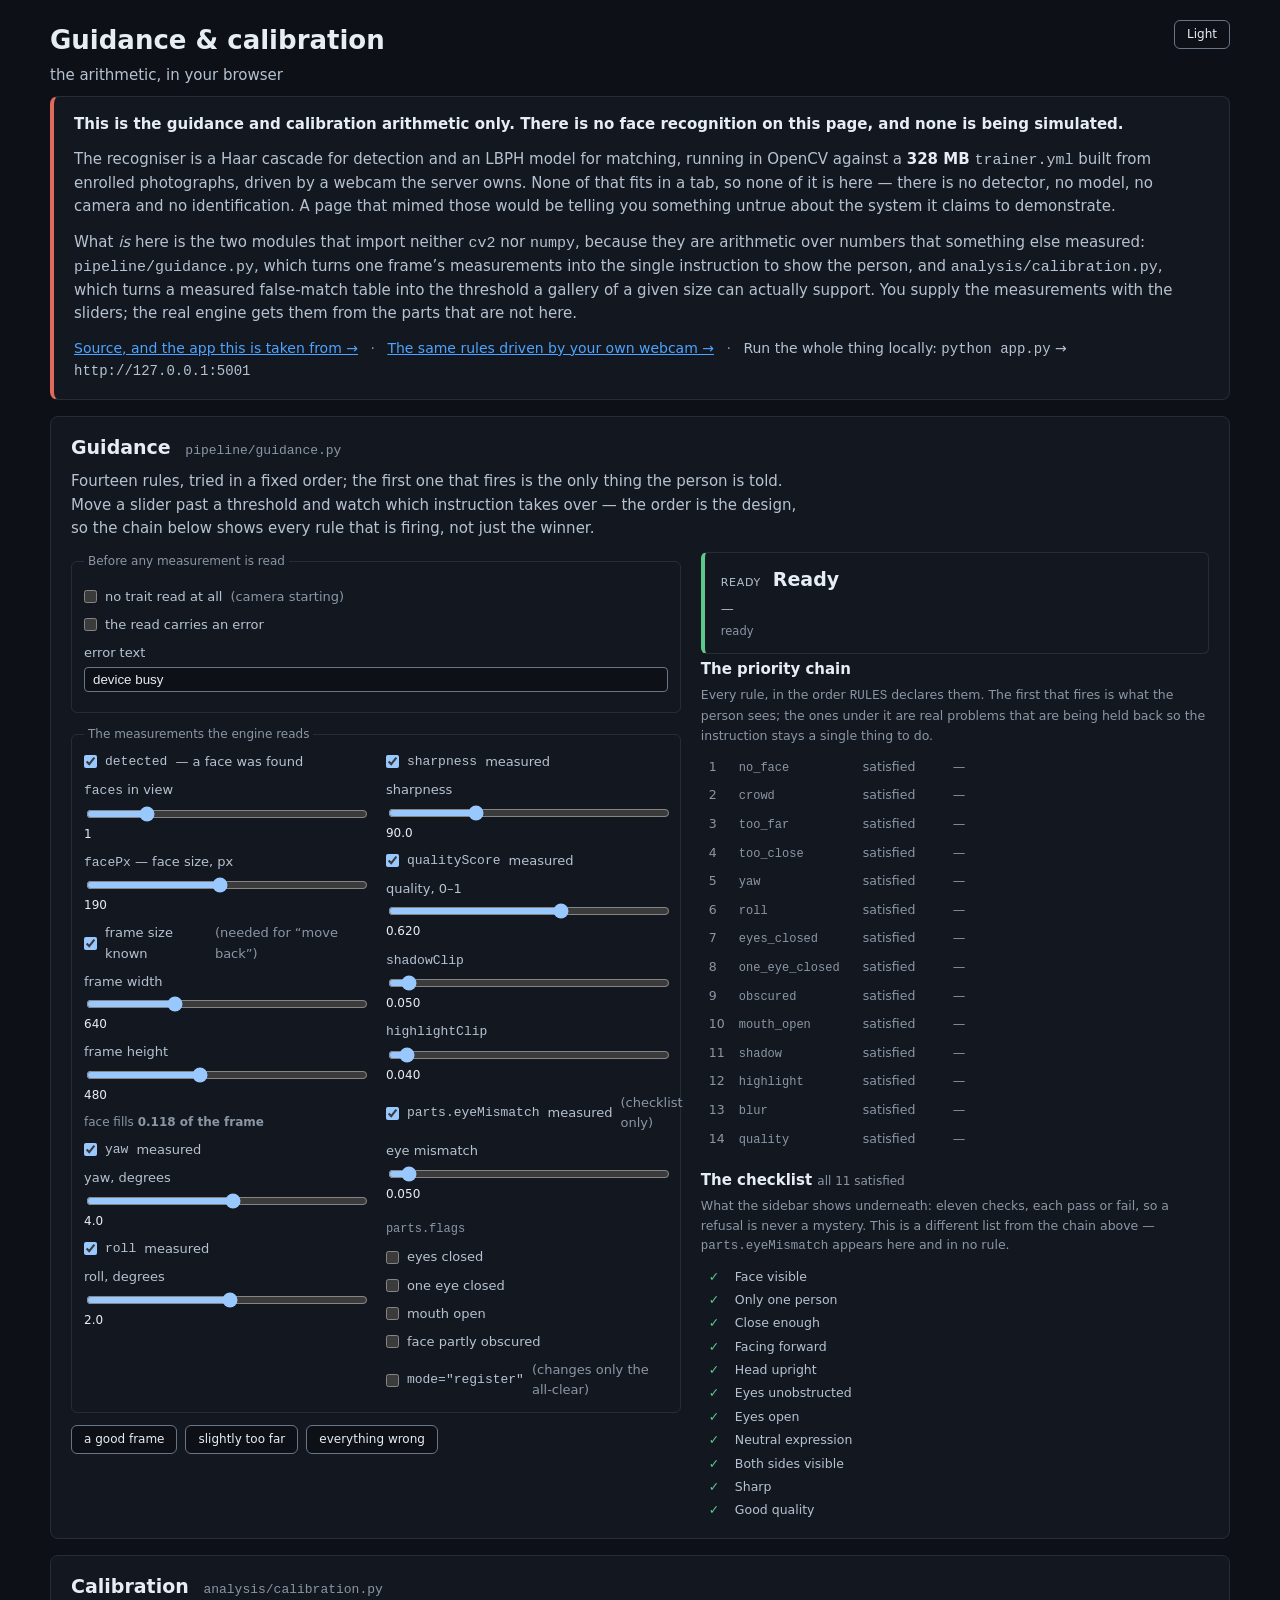
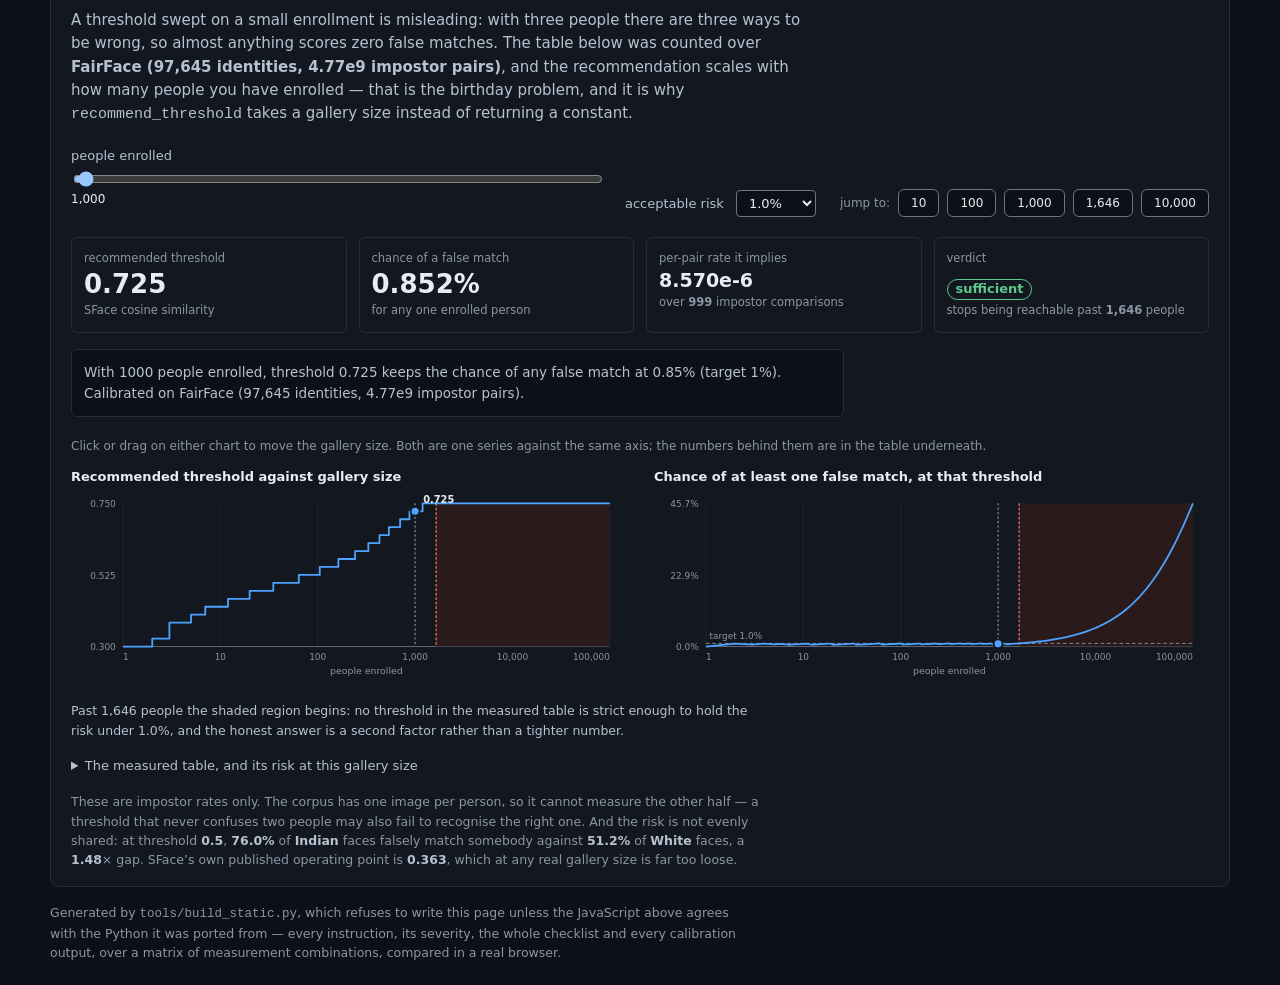
<file: docs/app/index.html>
<!doctype html>
<html lang="en" class="theme-dark">
<head>
<meta charset="utf-8">
<meta name="viewport" content="width=device-width, initial-scale=1">
<title>Guidance &amp; calibration &mdash; browser demo</title>
<!-- An empty data URI, so a static host is not asked for a favicon it
     does not have and the 404 does not land in the console. The camera
     page already does this; this one was reporting it. -->
<link rel="icon" href="data:,">
<!-- Colours first: tokens.css holds the dark and light palettes, shared
     with the Flask app. js/theme.js restores a saved theme before first
     paint; without JavaScript the page is simply dark. -->
<link rel="stylesheet" href="css/tokens.css">
<script src="js/theme.js"></script>
<link rel="stylesheet" href="css/demo.css">
<!-- Generated by tools/build_static.py from tools/static_src/ --
     do not edit this copy; edit the source and rebuild. -->
</head>
<body>

<header class="pageHead">
  <h1>Guidance &amp; calibration<em>the arithmetic, in your browser</em></h1>
  <!-- Opens dark (class="theme-dark" above, no JavaScript needed); this
       steps through THEMES in js/theme.js and remembers the choice. -->
  <button type="button" id="themeBtn" class="themeBtn"
          aria-label="Switch to light theme">Light</button>
</header>

<!-- The banner. Everything this page does not do, said first and said
     plainly, because the failure mode of a demo like this is a reader who
     assumes the interesting part is the part that is missing. -->
<div class="banner" id="banner">
  <p><b>This is the guidance and calibration arithmetic only. There is no
  face recognition on this page, and none is being simulated.</b></p>
  <p>The recogniser is a Haar cascade for detection and an LBPH model for
  matching, running in OpenCV against a <b>328&nbsp;MB</b>
  <code>trainer.yml</code> built from enrolled photographs, driven by a
  webcam the server owns. None of that fits in a tab, so none of it is here
  &mdash; there is no detector, no model, no camera and no identification.
  A page that mimed those would be telling you something untrue about the
  system it claims to demonstrate.</p>
  <p>What <em>is</em> here is the two modules that import neither
  <code>cv2</code> nor <code>numpy</code>, because they are arithmetic over
  numbers that something else measured:
  <code>pipeline/guidance.py</code>, which turns one frame&rsquo;s
  measurements into the single instruction to show the person, and
  <code>analysis/calibration.py</code>, which turns a measured false-match
  table into the threshold a gallery of a given size can actually support.
  You supply the measurements with the sliders; the real engine gets them
  from the parts that are not here.</p>
  <p class="bannerLinks">
    <a id="repoLink" href="https://github.com/luke-zhang-cs-py/Facial-Recognition-Software">Source, and the app this is taken from &rarr;</a>
    <span class="sep">&middot;</span>
    <a href="../camera/">The same rules driven by your own webcam &rarr;</a>
    <span class="sep">&middot;</span>
    <span>Run the whole thing locally: <code>python app.py</code> &rarr;
      <code>http://127.0.0.1:5001</code></span>
  </p>
</div>

<main>

<!-- ================================================================= -->
<section class="panel" id="guidancePanelWrap">
  <h2>Guidance <span class="src">pipeline/guidance.py</span></h2>
  <p class="lede">Fourteen rules, tried in a fixed order; the first one that
  fires is the only thing the person is told. Move a slider past a threshold
  and watch which instruction takes over &mdash; the order is the design, so
  the chain below shows every rule that is firing, not just the winner.</p>

  <div class="split">
    <form id="guidancePanel" class="controls" onsubmit="return false;">
      <fieldset>
        <legend>Before any measurement is read</legend>
        <label class="check"><input type="checkbox" id="g-noread">
          no trait read at all <span class="hint">(camera starting)</span></label>
        <label class="check"><input type="checkbox" id="g-error">
          the read carries an error</label>
        <label class="textRow">error text
          <input type="text" id="g-errortext" value="device busy"></label>
      </fieldset>

      <fieldset id="measurements">
        <legend>The measurements the engine reads</legend>

        <label class="check"><input type="checkbox" id="g-detected" checked>
          <code>detected</code> &mdash; a face was found</label>

        <label class="slider"><span><code>faces</code> in view</span>
          <input type="range" id="g-faces" min="0" max="5" step="1" value="1">
          <output id="g-faces-v"></output></label>

        <label class="slider"><span><code>facePx</code> &mdash; face size,
            px</span>
          <input type="range" id="g-facepx" min="0" max="400" step="1"
                 value="190">
          <output id="g-facepx-v"></output></label>

        <div class="pair">
          <label class="check"><input type="checkbox" id="g-frame-known" checked>
            frame size known <span class="hint">(needed for &ldquo;move
            back&rdquo;)</span></label>
          <label class="slider"><span>frame width</span>
            <input type="range" id="g-framew" min="80" max="1920" step="16"
                   value="640">
            <output id="g-framew-v"></output></label>
          <label class="slider"><span>frame height</span>
            <input type="range" id="g-frameh" min="80" max="1080" step="16"
                   value="480">
            <output id="g-frameh-v"></output></label>
          <p class="derived">face fills <b id="g-fraction"></b></p>
        </div>

        <div class="pair">
          <label class="check"><input type="checkbox" id="g-yaw-known" checked>
            <code>yaw</code> measured</label>
          <label class="slider"><span>yaw, degrees</span>
            <input type="range" id="g-yaw" min="-90" max="90" step="0.5"
                   value="4">
            <output id="g-yaw-v"></output></label>
        </div>

        <div class="pair">
          <label class="check"><input type="checkbox" id="g-roll-known" checked>
            <code>roll</code> measured</label>
          <label class="slider"><span>roll, degrees</span>
            <input type="range" id="g-roll" min="-90" max="90" step="0.5"
                   value="2">
            <output id="g-roll-v"></output></label>
        </div>

        <div class="pair">
          <label class="check"><input type="checkbox" id="g-sharp-known" checked>
            <code>sharpness</code> measured</label>
          <label class="slider"><span>sharpness</span>
            <input type="range" id="g-sharp" min="0" max="300" step="0.5"
                   value="90">
            <output id="g-sharp-v"></output></label>
        </div>

        <div class="pair">
          <label class="check"><input type="checkbox" id="g-quality-known"
                                      checked>
            <code>qualityScore</code> measured</label>
          <label class="slider"><span>quality, 0&ndash;1</span>
            <input type="range" id="g-quality" min="0" max="1" step="0.005"
                   value="0.62">
            <output id="g-quality-v"></output></label>
        </div>

        <label class="slider"><span><code>shadowClip</code></span>
          <input type="range" id="g-shadow" min="0" max="1" step="0.005"
                 value="0.05">
          <output id="g-shadow-v"></output></label>

        <label class="slider"><span><code>highlightClip</code></span>
          <input type="range" id="g-highlight" min="0" max="1" step="0.005"
                 value="0.04">
          <output id="g-highlight-v"></output></label>

        <div class="pair">
          <label class="check"><input type="checkbox" id="g-mismatch-known"
                                      checked>
            <code>parts.eyeMismatch</code> measured
            <span class="hint">(checklist only)</span></label>
          <label class="slider"><span>eye mismatch</span>
            <input type="range" id="g-mismatch" min="0" max="1" step="0.005"
                   value="0.05">
            <output id="g-mismatch-v"></output></label>
        </div>

        <div class="flags">
          <span class="flagsTitle"><code>parts.flags</code></span>
          <label class="check"><input type="checkbox" id="g-flag-0">
            eyes closed</label>
          <label class="check"><input type="checkbox" id="g-flag-1">
            one eye closed</label>
          <label class="check"><input type="checkbox" id="g-flag-2">
            mouth open</label>
          <label class="check"><input type="checkbox" id="g-flag-3">
            face partly obscured</label>
        </div>

        <label class="check"><input type="checkbox" id="g-register">
          <code>mode="register"</code> <span class="hint">(changes only the
          all-clear)</span></label>
      </fieldset>

      <div class="presets">
        <button type="button" data-preset="good">a good frame</button>
        <button type="button" data-preset="far">slightly too far</button>
        <button type="button" data-preset="everything">everything wrong</button>
      </div>
    </form>

    <div class="results">
      <div class="verdict" id="verdict">
        <span class="verdictTag" id="verdictSeverity"></span>
        <strong id="verdictMessage"></strong>
        <span class="verdictDetail" id="verdictDetail"></span>
        <span class="verdictReady" id="verdictReady"></span>
      </div>

      <h3>The priority chain</h3>
      <p class="sub">Every rule, in the order <code>RULES</code> declares
      them. The first that fires is what the person sees; the ones under it
      are real problems that are being held back so the instruction stays a
      single thing to do.</p>
      <ol class="chain" id="chain"></ol>

      <h3>The checklist <span class="sub2" id="checklistCount"></span></h3>
      <p class="sub">What the sidebar shows underneath: eleven checks, each
      pass or fail, so a refusal is never a mystery. This is a different list
      from the chain above &mdash; <code>parts.eyeMismatch</code> appears
      here and in no rule.</p>
      <ul class="checklist" id="checklist"></ul>
    </div>
  </div>
</section>

<!-- ================================================================= -->
<section class="panel">
  <h2>Calibration <span class="src">analysis/calibration.py</span></h2>
  <p class="lede">A threshold swept on a small enrollment is misleading: with
  three people there are three ways to be wrong, so almost anything scores
  zero false matches. The table below was counted over
  <b id="corpusName"></b>, and the recommendation scales with how many people
  you have enrolled &mdash; that is the birthday problem, and it is why
  <code>recommend_threshold</code> takes a gallery size instead of returning
  a constant.</p>

  <div class="calibControls">
    <label class="slider wide"><span>people enrolled</span>
      <input type="range" id="c-size" min="1" max="100000" step="1"
             value="1000">
      <output id="c-size-v"></output></label>
    <label class="pick">acceptable risk
      <select id="c-risk"></select></label>
    <span class="jump">jump to:
      <button type="button" data-size="10">10</button>
      <button type="button" data-size="100">100</button>
      <button type="button" data-size="1000">1,000</button>
      <button type="button" data-size="1646">1,646</button>
      <button type="button" data-size="10000">10,000</button>
    </span>
  </div>

  <div class="tiles">
    <div class="tile">
      <span class="tileLabel">recommended threshold</span>
      <span class="tileValue" id="c-threshold"></span>
      <span class="tileNote">SFace cosine similarity</span>
    </div>
    <div class="tile">
      <span class="tileLabel">chance of a false match</span>
      <span class="tileValue" id="c-risk-achieved"></span>
      <span class="tileNote">for any one enrolled person</span>
    </div>
    <div class="tile">
      <span class="tileLabel">per-pair rate it implies</span>
      <span class="tileValue small" id="c-fmr"></span>
      <span class="tileNote">over <b id="c-pairs"></b> impostor comparisons</span>
    </div>
    <div class="tile">
      <span class="tileLabel">verdict</span>
      <span class="tileValue"><span class="badge" id="c-reachable"></span></span>
      <span class="tileNote">stops being reachable past
        <b id="c-edge"></b> people</span>
    </div>
  </div>

  <p class="describe" id="c-describe"></p>

  <p class="chartHint">Click or drag on either chart to move the gallery
  size. Both are one series against the same axis; the numbers behind them
  are in the table underneath.</p>

  <div class="chartRow">
    <figure class="chart">
      <figcaption>Recommended threshold against gallery size</figcaption>
      <svg id="chartThreshold"></svg>
    </figure>

    <figure class="chart">
      <figcaption>Chance of at least one false match, at that threshold</figcaption>
      <svg id="chartRisk"></svg>
    </figure>
  </div>

  <p class="edgeNote" id="edgeNote"></p>

  <details class="tableWrap">
    <summary>The measured table, and its risk at this gallery size</summary>
    <table class="riskTable">
      <thead><tr><th>threshold</th><th>false-match rate per pair</th>
        <th>chance in a gallery of <span id="c-size-v2"></span></th></tr></thead>
      <tbody id="riskTableBody"></tbody>
    </table>
  </details>

  <p class="caveat">These are impostor rates only. The corpus has one image
  per person, so it cannot measure the other half &mdash; a threshold that
  never confuses two people may also fail to recognise the right one. And
  the risk is not evenly shared: at threshold
  <b id="disparityThreshold"></b>, <b id="disparityWorstPct"></b> of
  <b id="disparityWorst"></b> faces falsely match somebody against
  <b id="disparityBestPct"></b> of <b id="disparityBest"></b> faces, a
  <b id="disparityRatio"></b>&times; gap. SFace&rsquo;s own published
  operating point is <b id="referencePoint"></b>, which at any real gallery
  size is far too loose.</p>
</section>

</main>

<footer class="pageFoot">
  <p>Generated by <code>tools/build_static.py</code>, which refuses to write
  this page unless the JavaScript above agrees with the Python it was ported
  from &mdash; every instruction, its severity, the whole checklist and every
  calibration output, over a matrix of measurement combinations, compared in
  a real browser.</p>
</footer>

<!-- Order matters. constants.js carries the exported numbers and
     is read by the two ports as they define themselves; demo.js
     calls into both and goes last. -->
<script src="js/constants.js"></script>
<script src="js/guidance.js"></script>
<script src="js/calibration.js"></script>
<script src="js/demo.js"></script>

</body>
</html>
</file>
<file: docs/app/css/tokens.css>
/* tokens.css -- the colour tokens shared by the Flask app (static/css/style.css)
 * and both browser demos (docs/app/, docs/camera/). One palette for the app
 * and the pages that demonstrate it, so they stay one product.
 *
 * tools/build_static.py copies this file, byte for byte, into docs/app/css/
 * and docs/camera/css/. Edit it here and rebuild; never edit those copies.
 *
 * ======================================================================
 * 1. Colour tokens live in one block per theme, keyed on a class on <html>.
 *    The class (theme-dark) is in the markup, so every page is themed with
 *    no JavaScript at all.
 * 2. Theme-independent tokens (spacing, type, radius) live on :root at the
 *    top of each page's own stylesheet, because the app and the demos keep
 *    their own type scales.
 * 3. Components read semantic tokens only, never a raw colour.
 *
 * To add a theme: copy a theme block, rename it .theme-<name>, set every
 * token in it, and add <name> to THEMES in static/js/theme.js. Nothing else
 * changes, and tests/test_theming.py checks the new block is complete and
 * that its pairings meet WCAG AA.
 * ====================================================================== */

/* :where(:root) has no specificity, so it is only the fallback for an <html>
 * carrying no theme class or an unknown one; any .theme-* block wins over it.
 * Dark is the app's own look since its first commit, and the default. */
:where(:root), .theme-dark {
  color-scheme: dark;
  --color-bg: #0d1117;              /* the page */
  --color-surface: #131820;         /* panels, cards, the sidebar */
  --color-surface-subtle: #0d1117;  /* insets inside a panel: buttons, fields, the chosen row */
  --color-border: #262d37;          /* panel edges and separators (decorative) */
  --color-border-strong: #6a7585;   /* form-field and button edges: 3:1 on bg and surface */
  --color-grid: #1f2630;            /* chart gridlines, table rules, progress tracks */
  --color-text-primary: #e6edf3;
  --color-text-muted: #b6c2d1;
  --color-text-subtle: #8b96a5;     /* hints, ticks, footers */
  --color-accent: #4da3ff;          /* links, the chart series, the go button */
  --color-accent-hover: #7ab8ff;
  --color-accent-subtle: #142538;   /* tinted backgrounds that carry text */
  --color-text-on-accent: #0d1117;
  --color-danger: #df6a5e;
  --color-success: #5ec98a;
  --color-warning: #e0c04a;         /* readable as text in this theme */
  --color-danger-subtle: #2a1a1b;   /* tinted backgrounds under status text */
  --color-success-subtle: #15291f;
  --color-warning-subtle: #2b2717;
  --color-text-on-status: #0d1117;  /* text on a solid success/warning/danger/subtle fill */
}

.theme-light {
  color-scheme: light;
  --color-bg: #f9f9f7;
  --color-surface: #fcfcfb;
  --color-surface-subtle: #f2f1ed;
  --color-border: #e2e1dc;
  --color-border-strong: #84827a;
  --color-grid: #e1e0d9;
  --color-text-primary: #0b0b0b;
  --color-text-muted: #52514e;
  --color-text-subtle: #66645e;     /* 4.8:1 on accent-subtle, the tightest pair it sits on */
  --color-accent: #1f63b8;
  --color-accent-hover: #174f94;
  --color-accent-subtle: #dfe9f7;
  --color-text-on-accent: #ffffff;
  --color-danger: #b42f2f;
  --color-success: #0a6e0a;
  --color-warning: #8a6100;         /* amber darkened until it reads as text */
  --color-danger-subtle: #f9e6e4;
  --color-success-subtle: #e3f1e3;
  --color-warning-subtle: #f8eed6;
  --color-text-on-status: #ffffff;
}
</file>
<file: docs/app/css/demo.css>
/* The layout of the slider demo (docs/app/).
 *
 * Colours come from css/tokens.css, which this page loads first: the same
 * file the Flask app uses (static/css/tokens.css, copied here by
 * tools/build_static.py), so the demo and the app it demonstrates are one
 * product. It opens dark, the app's own look, with class="theme-dark" in the
 * markup; the toggle in the header switches to light. Nothing follows the
 * operating system, so the screenshots in the README match for every reader.
 * Everything below reads semantic tokens only.
 *
 * The theme-independent tokens -- spacing (--space-N is N x 4px), type and
 * shape -- are this page's own, on :root here.
 */
:root {
  --space-1: 4px; --space-2: 8px; --space-3: 12px; --space-4: 16px; --space-5: 20px; --space-6: 24px; --space-7: 28px; --space-9: 36px;
  --font-sans: system-ui, -apple-system, "Segoe UI", sans-serif;
  --font-mono: ui-monospace, SFMono-Regular, Menlo, Consolas, monospace;
  --text-1: 10px; --text-2: 10.5px; --text-3: 11px; --text-4: 11.5px; --text-5: 12px; --text-6: 12.5px; --text-7: 13px; --text-8: 13.5px; --text-9: 14px; --text-10: 15px; --text-11: 19px; --text-13: 26px;
  --leading-body: 1.55; --leading-tight: 1.15;
  --weight-regular: 400; --weight-medium: 500; --weight-semibold: 600; --weight-heading: 620; --weight-display: 640; --weight-strong: 650; --weight-bold: 700;
  --tracking-caps: 0.06em; --tracking-label: 0.05em;
  --radius-xs: 4px; --radius-sm: 6px; --radius-md: 8px; --radius-full: 999px;
}

* { box-sizing: border-box; }

body {
  margin: 0;
  padding: 0 var(--space-5) var(--space-9);
  background: var(--color-bg);
  color: var(--color-text-primary);
  font: var(--text-10)/var(--leading-body) var(--font-sans);
}

code { font-family: var(--font-mono); }

.pageHead {
  max-width: 1180px; margin: 0 auto; padding: var(--space-5) 0 var(--space-2);
  display: flex; justify-content: space-between; align-items: flex-start;
  gap: var(--space-4);
}
/* The theme toggle. Its label names where it takes you ("Light" while dark). */
.themeBtn {
  flex: none; font: inherit; font-size: var(--text-5); cursor: pointer;
  padding: var(--space-1) var(--space-3); border-radius: var(--radius-sm);
  border: 1px solid var(--color-border-strong);
  background: var(--color-surface-subtle); color: var(--color-text-primary);
}
.themeBtn:hover { border-color: var(--color-accent); }
.themeBtn:focus-visible { outline: 2px solid var(--color-accent); outline-offset: 2px; }
.pageHead h1 { font-size: var(--text-13); margin: 0; font-weight: var(--weight-strong); }
.pageHead em {
  display: block; font-style: normal; font-size: var(--text-10);
  color: var(--color-text-muted); font-weight: var(--weight-regular); margin-top: var(--space-1);
}

/* ---------------------------------------------------------------- banner */
.banner {
  max-width: 1180px; margin: 0 auto var(--space-4); padding: var(--space-4) var(--space-5);
  background: var(--color-surface);
  border: 1px solid var(--color-border);
  border-left: 4px solid var(--color-danger);
  border-radius: var(--radius-md);
}
.banner p { margin: 0 0 var(--space-3); color: var(--color-text-muted); }
.banner p:last-child { margin-bottom: 0; }
.banner b { color: var(--color-text-primary); }
.bannerLinks { font-size: var(--text-9); }
.bannerLinks a { color: var(--color-accent); }
.bannerLinks .sep { color: var(--color-text-subtle); margin: 0 var(--space-2); }

main { max-width: 1180px; margin: 0 auto; }

.panel {
  background: var(--color-surface);
  border: 1px solid var(--color-border);
  border-radius: var(--radius-md);
  padding: var(--space-4) var(--space-5) var(--space-4);
  margin-bottom: var(--space-4);
}
.panel h2 { font-size: var(--text-11); margin: 0 0 var(--space-2); font-weight: var(--weight-strong); }
.panel h2 .src {
  font-size: var(--text-7); font-weight: var(--weight-regular); color: var(--color-text-subtle);
  font-family: var(--font-mono);
  margin-left: var(--space-2);
}
.lede { margin: 0 0 var(--space-3); color: var(--color-text-muted); max-width: 78ch; }

/* -------------------------------------------------------------- controls */
.split { display: grid; grid-template-columns: 1fr; gap: var(--space-5); }
@media (min-width: 900px) {
  .split { grid-template-columns: 330px minmax(0, 1fr); }
}
@media (min-width: 1100px) {
  .split { grid-template-columns: minmax(0, 1.2fr) minmax(380px, 1fr); }
  /* Twenty-odd labels in one column is a scroll; in two it is a panel.
     Each control has to stay whole, hence break-inside. */
  #measurements { columns: 2; column-gap: var(--space-5); }
  #measurements > *, #measurements .pair { break-inside: avoid; }
  #measurements > label:first-of-type { margin-top: 0; }
}

fieldset {
  border: 1px solid var(--color-border); border-radius: var(--radius-sm);
  padding: var(--space-2) var(--space-3) var(--space-3); margin: 0 0 var(--space-3);
}
legend { font-size: var(--text-5); color: var(--color-text-subtle); padding: 0 var(--space-1); }
fieldset.frozen { opacity: 0.45; }

label.check, label.slider, label.textRow {
  display: block; font-size: var(--text-7); margin: var(--space-2) 0; color: var(--color-text-muted);
}
label.check { display: flex; align-items: center; gap: var(--space-2); }
label.check input { margin: 0; }
label.slider span { display: block; margin-bottom: 2px; }
label.slider input[type=range] { width: 100%; vertical-align: middle; }
label.slider output {
  display: inline-block; min-width: 56px; color: var(--color-text-primary);
  font-variant-numeric: tabular-nums; font-size: var(--text-5);
}
label.textRow input[type=text] {
  width: 100%; margin-top: var(--space-1); padding: var(--space-1) var(--space-2);
  border: 1px solid var(--color-border-strong); border-radius: var(--radius-xs);
  background: var(--color-surface-subtle); color: var(--color-text-primary);
}
.hint { color: var(--color-text-subtle); }
.derived { font-size: var(--text-5); color: var(--color-text-subtle); margin: 2px 0 var(--space-2); }
.flags { margin: var(--space-3) 0 var(--space-1); }
.flagsTitle { font-size: var(--text-5); color: var(--color-text-subtle); }
.presets { display: flex; gap: var(--space-2); flex-wrap: wrap; }
.presets button, .jump button {
  font: inherit; font-size: var(--text-5); padding: var(--space-1) var(--space-3); cursor: pointer;
  border: 1px solid var(--color-border-strong); border-radius: var(--radius-sm);
  background: var(--color-surface-subtle); color: var(--color-text-primary);
}
.presets button:hover, .jump button:hover { border-color: var(--color-accent); }

/* --------------------------------------------------------------- results */
.results h3 { font-size: var(--text-10); margin: var(--space-4) 0 var(--space-1); font-weight: var(--weight-heading); }
.results h3:first-of-type { margin-top: 0; }
.sub { font-size: var(--text-6); color: var(--color-text-subtle); margin: 0 0 var(--space-2); max-width: 74ch; }
.sub2 { font-size: var(--text-5); font-weight: var(--weight-regular); color: var(--color-text-subtle); }

.verdict {
  border: 1px solid var(--color-border); border-left-width: 4px;
  border-radius: var(--radius-sm); padding: var(--space-3) var(--space-4); margin-bottom: var(--space-1);
  display: grid; grid-template-columns: auto 1fr; gap: var(--space-1) var(--space-3);
  align-items: baseline;
}
.verdict.sev-block { border-left-color: var(--color-danger); }
.verdict.sev-warn { border-left-color: var(--color-warning); }
.verdict.sev-ok { border-left-color: var(--color-success); }
.verdictTag {
  font-size: var(--text-3); text-transform: uppercase; letter-spacing: var(--tracking-caps);
  color: var(--color-text-muted); grid-row: 1;
}
.verdict strong { font-size: var(--text-11); grid-row: 1; }
.verdictDetail {
  grid-column: 1 / -1; font-size: var(--text-7); color: var(--color-text-muted);
}
.verdictReady {
  grid-column: 1 / -1; font-size: var(--text-4); color: var(--color-text-subtle);
  font-variant-numeric: tabular-nums;
}

.chain, .checklist { list-style: none; margin: 0; padding: 0; }
.chainRow {
  display: grid; grid-template-columns: 22px 116px 82px 1fr;
  gap: var(--space-2); align-items: baseline;
  padding: var(--space-1) var(--space-2); border-radius: var(--radius-xs); font-size: var(--text-6);
}
.chainRank { color: var(--color-text-subtle); font-variant-numeric: tabular-nums; }
.chainName {
  font-family: var(--font-mono);
  font-size: var(--text-5);
}
.chainRow.quiet { color: var(--color-text-subtle); }
.chainRow.fired { color: var(--color-text-muted); }
.chainRow.fired .chainState { color: var(--color-warning); }
.chainRow.chosen {
  background: var(--color-surface-subtle); color: var(--color-text-primary); font-weight: var(--weight-semibold);
  outline: 1px solid var(--color-border);
}
.chainRow.chosen .chainState { color: var(--color-danger); }
.chainNote { font-size: var(--text-6); color: var(--color-text-subtle); padding: var(--space-2); }

.checkRow {
  display: grid; grid-template-columns: 18px 150px 1fr;
  gap: var(--space-2); align-items: baseline; padding: 2px var(--space-2); font-size: var(--text-6);
}
.checkMark { font-weight: var(--weight-bold); }
.checkRow.pass .checkMark { color: var(--color-success); }
.checkRow.fail .checkMark { color: var(--color-danger); }
.checkRow.pass { color: var(--color-text-muted); }
.checkRow.fail { color: var(--color-text-primary); }
.checkFix { color: var(--color-text-subtle); }

/* ----------------------------------------------------------- calibration */
.calibControls {
  display: flex; gap: var(--space-6); align-items: flex-end; flex-wrap: wrap;
  margin-bottom: var(--space-5);
}
.slider.wide { flex: 1 1 340px; }
.pick { font-size: var(--text-7); color: var(--color-text-muted); }
.pick select {
  font: inherit; margin-left: var(--space-2); padding: var(--space-1) var(--space-2);
  border: 1px solid var(--color-border-strong); border-radius: var(--radius-xs);
  background: var(--color-surface-subtle); color: var(--color-text-primary);
}
.jump { font-size: var(--text-5); color: var(--color-text-subtle); display: flex;
        gap: var(--space-2); align-items: center; flex-wrap: wrap; }

.tiles {
  display: grid; grid-template-columns: repeat(auto-fit, minmax(190px, 1fr));
  gap: var(--space-3); margin-bottom: var(--space-4);
}
.tile {
  border: 1px solid var(--color-border); border-radius: var(--radius-sm); padding: var(--space-3) var(--space-3);
  display: flex; flex-direction: column; gap: 2px;
}
.tileLabel { font-size: var(--text-4); color: var(--color-text-subtle); }
.tileValue { font-size: var(--text-13); font-weight: var(--weight-display); line-height: var(--leading-tight); }
.tileValue.small { font-size: var(--text-11); }
.tileNote { font-size: var(--text-4); color: var(--color-text-subtle); }

.badge {
  display: inline-block; font-size: var(--text-7); font-weight: var(--weight-semibold);
  padding: 2px var(--space-2); border-radius: var(--radius-full); border: 1px solid;
}
.badge.ok { color: var(--color-success); border-color: var(--color-success); }
.badge.critical { color: var(--color-danger); border-color: var(--color-danger); }

.describe {
  font-size: var(--text-8); color: var(--color-text-muted); margin: 0 0 var(--space-5);
  padding: var(--space-3) var(--space-3); background: var(--color-surface-subtle);
  border: 1px solid var(--color-border); border-radius: var(--radius-sm); max-width: 90ch;
}

.chartHint { font-size: var(--text-5); color: var(--color-text-subtle); margin: 0 0 var(--space-3); }
.chartRow { display: grid; gap: var(--space-1) var(--space-7); margin-bottom: var(--space-3); }
@media (min-width: 900px) { .chartRow { grid-template-columns: 1fr 1fr; } }
.chart { margin: 0 0 var(--space-3); }
.chart figcaption {
  font-size: var(--text-7); font-weight: var(--weight-semibold); color: var(--color-text-primary); margin-bottom: 2px;
}
.chart svg { width: 100%; height: auto; display: block; }
.grid { stroke: var(--color-grid); stroke-width: 1; }
.baseline { stroke: var(--color-border-strong); stroke-width: 1; }
.tick { fill: var(--color-text-subtle); font-size: var(--text-1);
        font-variant-numeric: tabular-nums; }
.axisName { fill: var(--color-text-subtle); font-size: var(--text-2); }
.series { fill: none; stroke: var(--color-accent); stroke-width: 2;
          stroke-linejoin: round; }
.dot { fill: var(--color-accent); stroke: var(--color-surface); stroke-width: 2; }
.dot.over { fill: var(--color-danger); }
.cursor { stroke: var(--color-text-muted); stroke-width: 1; stroke-dasharray: 2 3; }
.target { stroke: var(--color-text-subtle); stroke-width: 1; stroke-dasharray: 4 3; }
.targetLabel { fill: var(--color-text-subtle); font-size: var(--text-1); }
.pointLabel { fill: var(--color-text-primary); font-size: var(--text-3); font-weight: var(--weight-semibold);
              font-variant-numeric: tabular-nums; }
.unreachable { fill: var(--color-danger-subtle); }
.edgeLine { stroke: var(--color-danger); stroke-width: 1.5;
            stroke-dasharray: 3 2; }

.edgeNote { font-size: var(--text-6); color: var(--color-text-muted); max-width: 88ch;
            margin: 0 0 var(--space-4); }

.tableWrap { margin-bottom: var(--space-4); }
.tableWrap summary { font-size: var(--text-7); cursor: pointer; color: var(--color-text-muted); }
.riskTable { border-collapse: collapse; margin-top: var(--space-3); font-size: var(--text-6); }
.riskTable th, .riskTable td {
  padding: var(--space-1) var(--space-4) var(--space-1) 0; text-align: left; color: var(--color-text-muted);
}
.riskTable th { color: var(--color-text-subtle); font-weight: var(--weight-medium);
                border-bottom: 1px solid var(--color-border); }
.riskTable td.num { font-variant-numeric: tabular-nums; }
.riskTable tr.chosen td { color: var(--color-text-primary); font-weight: var(--weight-strong); }

.caveat { font-size: var(--text-6); color: var(--color-text-subtle); max-width: 88ch; margin: 0; }
.caveat b { color: var(--color-text-muted); }

.pageFoot {
  max-width: 1180px; margin: 0 auto; font-size: var(--text-6); color: var(--color-text-subtle);
}
.pageFoot p { max-width: 88ch; }
</file>
